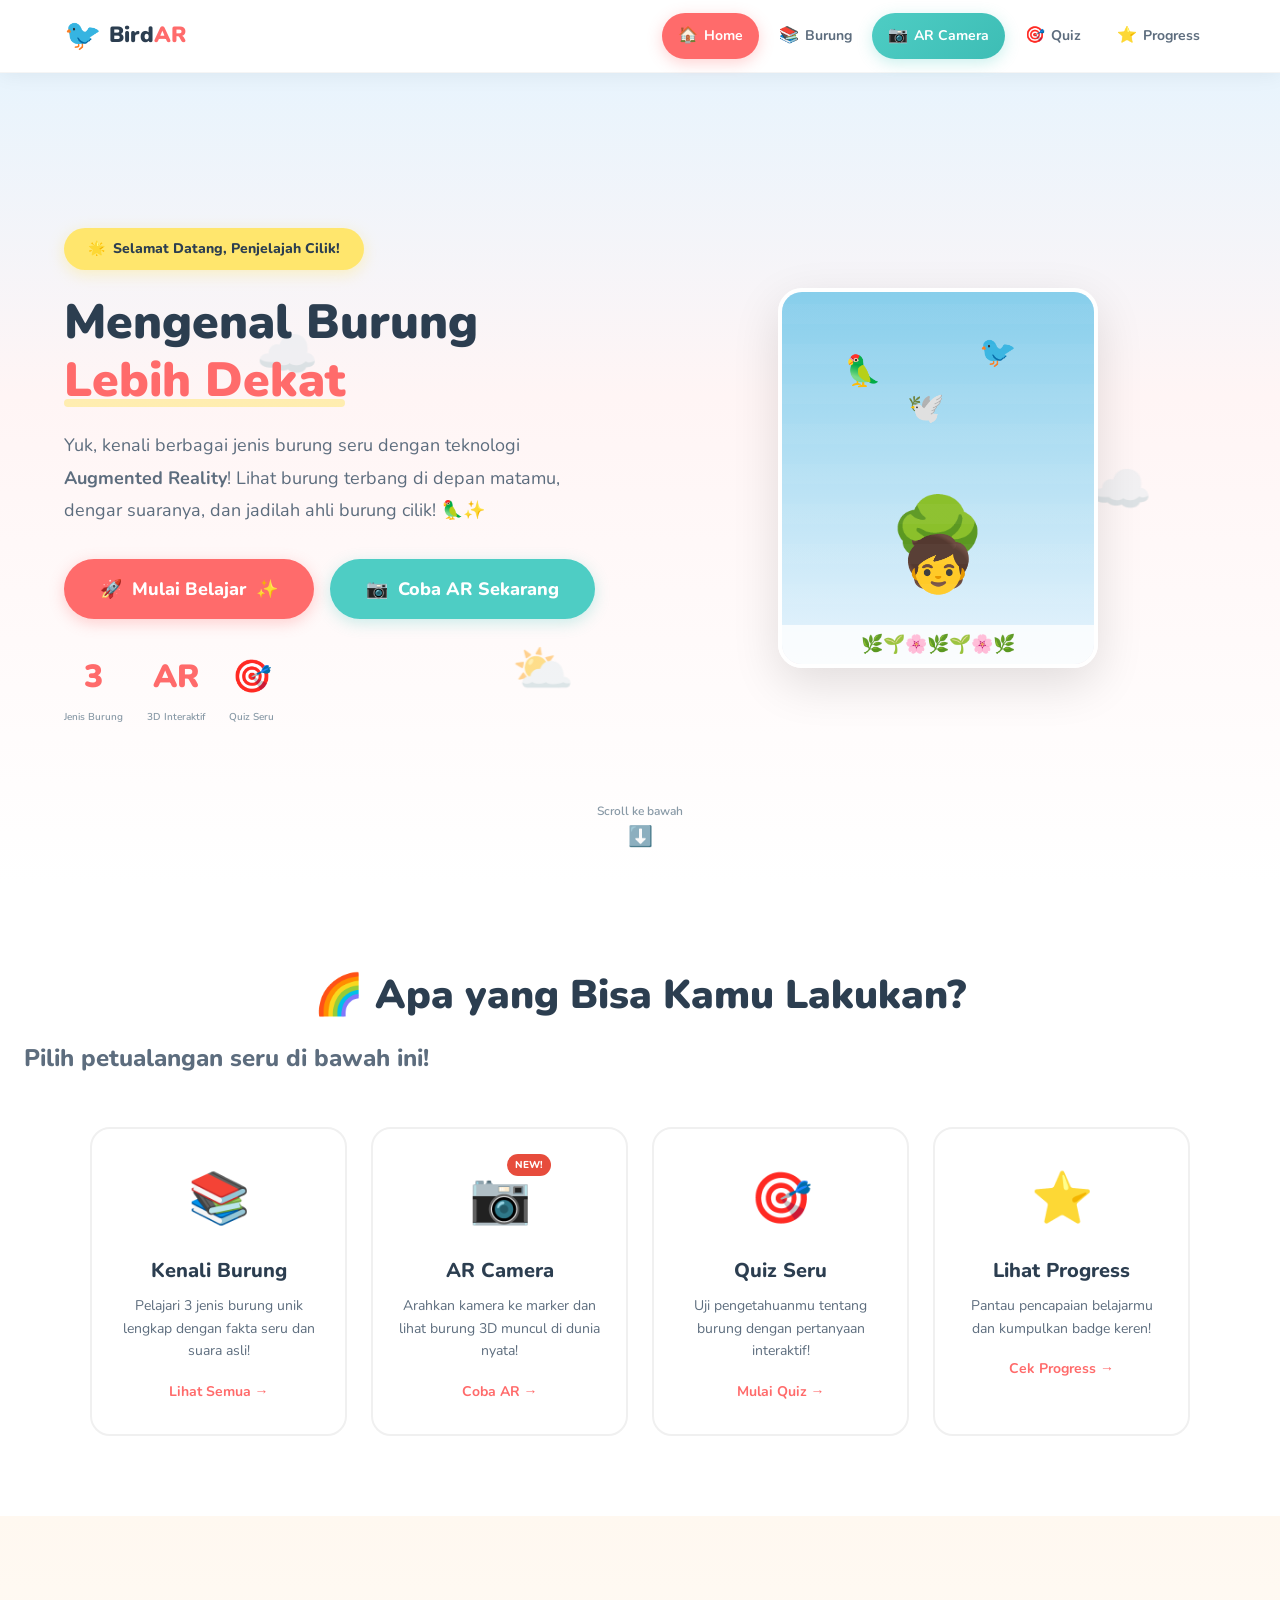
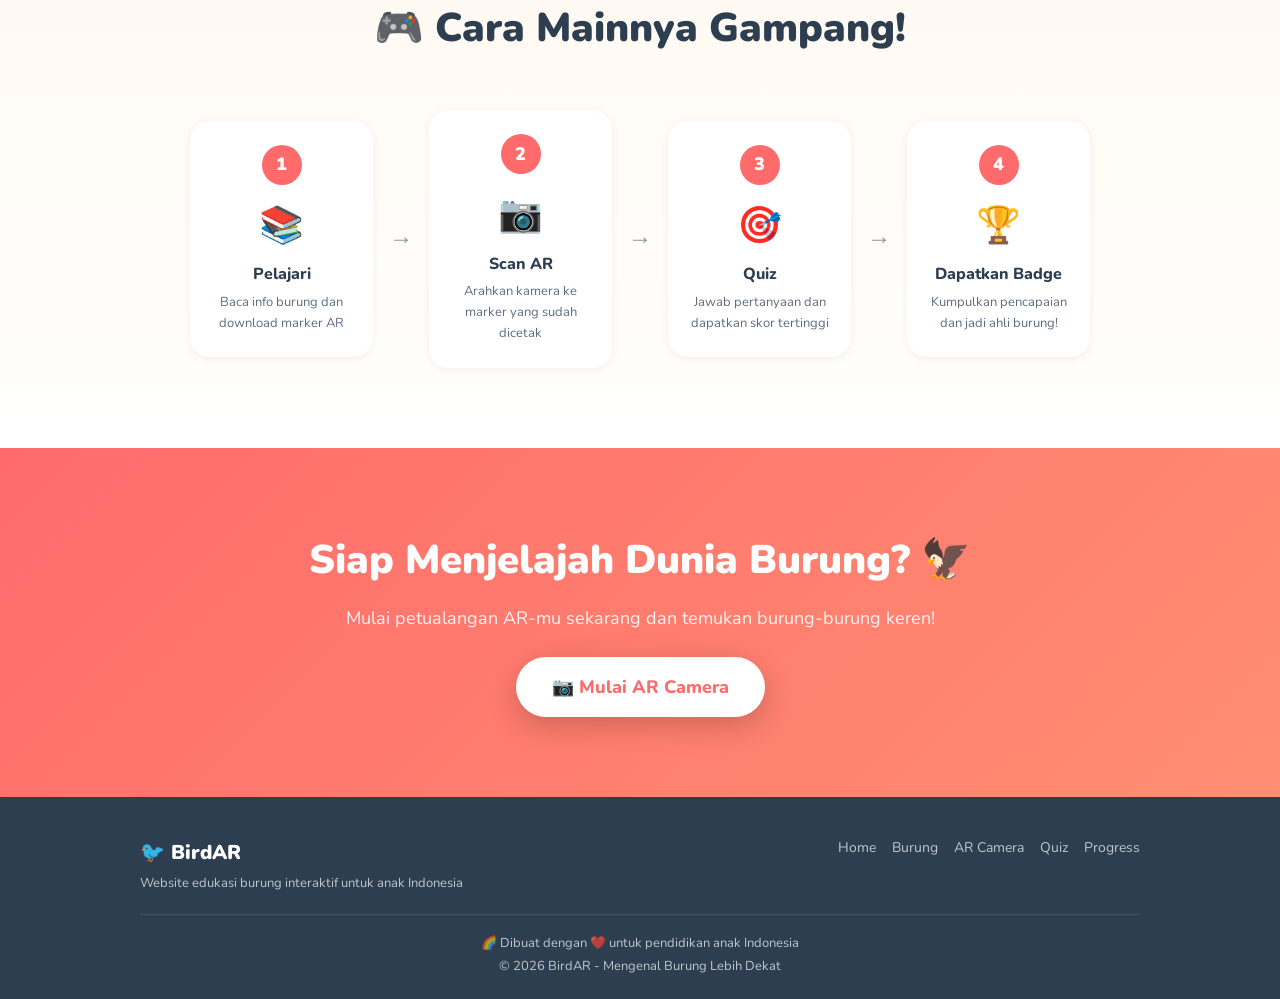
<file: index.html>
<!DOCTYPE html>
<html lang="id">
<head>
    <meta charset="UTF-8">
    <meta name="viewport" content="width=device-width, initial-scale=1.0">
    <title>Mengenal Burung Lebih Dekat 🐦 | AR Edukasi</title>
    <link rel="stylesheet" href="assets/css/style.css">
    <link rel="preconnect" href="https://fonts.googleapis.com">
    <link rel="preconnect" href="https://fonts.gstatic.com" crossorigin>
    <link href="https://fonts.googleapis.com/css2?family=Nunito:wght@400;600;700;800;900&display=swap" rel="stylesheet">
    <link rel="icon" href="data:image/svg+xml,<svg xmlns='http://www.w3.org/2000/svg' viewBox='0 0 100 100'><text y='.9em' font-size='90'>🐦</text></svg>">
</head>
<body class="home-page">
    <!-- Loading Screen -->
    <div class="loading-screen" id="loadingScreen">
        <div class="loading-content">
            <div class="bird-loader">
                <span class="bird-emoji">🐦</span>
                <div class="loading-bar">
                    <div class="loading-progress"></div>
                </div>
            </div>
            <p class="loading-text">Mempersiapkan petualangan...</p>
        </div>
    </div>

    <!-- Navbar -->
    <nav class="navbar" id="navbar">
        <div class="nav-container">
            <a href="index.html" class="nav-logo">
                <span class="logo-icon">🐦</span>
                <span class="logo-text">Bird<span class="logo-highlight">AR</span></span>
            </a>
            <ul class="nav-menu" id="navMenu">
                <li class="nav-item">
                    <a href="index.html" class="nav-link active">
                        <span class="nav-icon">🏠</span> Home
                    </a>
                </li>
                <li class="nav-item">
                    <a href="birds.html" class="nav-link">
                        <span class="nav-icon">📚</span> Burung
                    </a>
                </li>
                <li class="nav-item">
                    <a href="ar-camera.html" class="nav-link nav-link-special">
                        <span class="nav-icon">📷</span> AR Camera
                    </a>
                </li>
                <li class="nav-item">
                    <a href="quiz.html" class="nav-link">
                        <span class="nav-icon">🎯</span> Quiz
                    </a>
                </li>
                <li class="nav-item">
                    <a href="progress.html" class="nav-link">
                        <span class="nav-icon">⭐</span> Progress
                    </a>
                </li>
            </ul>
            <button class="hamburger" id="hamburgerBtn" aria-label="Menu">
                <span class="hamburger-line"></span>
                <span class="hamburger-line"></span>
                <span class="hamburger-line"></span>
            </button>
        </div>
    </nav>

    <!-- Main Hero Section -->
    <main class="hero-section">
        <div class="clouds-container">
            <div class="cloud cloud-1"><span>☁️</span></div>
            <div class="cloud cloud-2"><span>☁️</span></div>
            <div class="cloud cloud-3"><span>☁️</span></div>
            <div class="cloud cloud-4"><span>☁️</span></div>
            <div class="cloud cloud-5"><span>⛅</span></div>
        </div>

        <div class="hero-content">
            <div class="hero-left">
                <div class="welcome-badge">
                    <span class="badge-star">🌟</span> Selamat Datang, Penjelajah Cilik!
                </div>
                <h1 class="hero-title">
                    Mengenal Burung
                    <span class="title-highlight">Lebih Dekat</span>
                </h1>
                <p class="hero-description">
                    Yuk, kenali berbagai jenis burung seru dengan teknologi <strong>Augmented Reality</strong>! 
                    Lihat burung terbang di depan matamu, dengar suaranya, dan jadilah ahli burung cilik! 🦜✨
                </p>
                <div class="hero-buttons">
                    <a href="birds.html" class="btn btn-primary btn-large">
                        <span>🚀</span> Mulai Belajar
                        <span class="btn-sparkle">✨</span>
                    </a>
                    <a href="ar-camera.html" class="btn btn-accent btn-large">
                        <span>📷</span> Coba AR Sekarang
                    </a>
                </div>
                <div class="hero-stats">
                    <div class="hero-stat">
                        <span class="stat-number">3</span>
                        <span class="stat-label">Jenis Burung</span>
                    </div>
                    <div class="hero-stat">
                        <span class="stat-number">AR</span>
                        <span class="stat-label">3D Interaktif</span>
                    </div>
                    <div class="hero-stat">
                        <span class="stat-number">🎯</span>
                        <span class="stat-label">Quiz Seru</span>
                    </div>
                </div>
            </div>
            <div class="hero-right">
                <div class="hero-illustration">
                    <div class="illustration-scene">
                        <div class="scene-sky"></div>
                        <div class="scene-tree">🌳</div>
                        <div class="scene-birds">
                            <span class="scene-bird bird-pos-1">🦜</span>
                            <span class="scene-bird bird-pos-2">🐦</span>
                            <span class="scene-bird bird-pos-3">🕊️</span>
                        </div>
                        <div class="scene-kid">🧒</div>
                        <div class="scene-ground">
                            <span>🌿🌱🌸🌿🌱🌸🌿</span>
                        </div>
                        <div class="scene-ar-effect">
                            <div class="ar-scan-line"></div>
                        </div>
                    </div>
                </div>
            </div>
        </div>

        <div class="scroll-indicator">
            <span class="scroll-text">Scroll ke bawah</span>
            <span class="scroll-arrow">⬇️</span>
        </div>
    </main>

    <!-- Features Section -->
    <section class="features-section" id="features">
        <div class="section-header">
            <h2 class="section-title">🌈 Apa yang Bisa Kamu Lakukan?</h2>
            <p class="section-subtitle">Pilih petualangan seru di bawah ini!</p>
        </div>
        
        <div class="features-grid">
            <a href="birds.html" class="feature-card card-learn">
                <div class="card-icon-wrapper">
                    <span class="card-icon">📚</span>
                </div>
                <h3 class="card-title">Kenali Burung</h3>
                <p class="card-desc">Pelajari 3 jenis burung unik lengkap dengan fakta seru dan suara asli!</p>
                <span class="card-action">Lihat Semua →</span>
            </a>

            <a href="ar-camera.html" class="feature-card card-ar">
                <div class="card-icon-wrapper">
                    <span class="card-icon">📷</span>
                    <div class="card-badge">NEW!</div>
                </div>
                <h3 class="card-title">AR Camera</h3>
                <p class="card-desc">Arahkan kamera ke marker dan lihat burung 3D muncul di dunia nyata!</p>
                <span class="card-action">Coba AR →</span>
            </a>

            <a href="quiz.html" class="feature-card card-quiz">
                <div class="card-icon-wrapper">
                    <span class="card-icon">🎯</span>
                </div>
                <h3 class="card-title">Quiz Seru</h3>
                <p class="card-desc">Uji pengetahuanmu tentang burung dengan pertanyaan interaktif!</p>
                <span class="card-action">Mulai Quiz →</span>
            </a>

            <a href="progress.html" class="feature-card card-progress">
                <div class="card-icon-wrapper">
                    <span class="card-icon">⭐</span>
                </div>
                <h3 class="card-title">Lihat Progress</h3>
                <p class="card-desc">Pantau pencapaian belajarmu dan kumpulkan badge keren!</p>
                <span class="card-action">Cek Progress →</span>
            </a>
        </div>
    </section>

    <!-- How It Works Section -->
    <section class="how-it-works">
        <div class="section-header">
            <h2 class="section-title">🎮 Cara Mainnya Gampang!</h2>
        </div>
        <div class="steps-container">
            <div class="step">
                <div class="step-number">1</div>
                <div class="step-icon">📚</div>
                <h4>Pelajari</h4>
                <p>Baca info burung dan download marker AR</p>
            </div>
            <div class="step-connector">→</div>
            <div class="step">
                <div class="step-number">2</div>
                <div class="step-icon">📷</div>
                <h4>Scan AR</h4>
                <p>Arahkan kamera ke marker yang sudah dicetak</p>
            </div>
            <div class="step-connector">→</div>
            <div class="step">
                <div class="step-number">3</div>
                <div class="step-icon">🎯</div>
                <h4>Quiz</h4>
                <p>Jawab pertanyaan dan dapatkan skor tertinggi</p>
            </div>
            <div class="step-connector">→</div>
            <div class="step">
                <div class="step-number">4</div>
                <div class="step-icon">🏆</div>
                <h4>Dapatkan Badge</h4>
                <p>Kumpulkan pencapaian dan jadi ahli burung!</p>
            </div>
        </div>
    </section>

    <!-- CTA Section -->
    <section class="cta-section">
        <div class="cta-content">
            <h2>Siap Menjelajah Dunia Burung? 🦅</h2>
            <p>Mulai petualangan AR-mu sekarang dan temukan burung-burung keren!</p>
            <a href="ar-camera.html" class="btn btn-primary btn-large">
                📷 Mulai AR Camera
            </a>
        </div>
    </section>

    <!-- Footer -->
    <footer class="footer">
        <div class="footer-content">
            <div class="footer-top">
                <div class="footer-brand">
                    <span class="footer-logo">🐦 BirdAR</span>
                    <p>Website edukasi burung interaktif untuk anak Indonesia</p>
                </div>
                <div class="footer-links">
                    <a href="index.html">Home</a>
                    <a href="birds.html">Burung</a>
                    <a href="ar-camera.html">AR Camera</a>
                    <a href="quiz.html">Quiz</a>
                    <a href="progress.html">Progress</a>
                </div>
            </div>
            <div class="footer-bottom">
                <p>🌈 Dibuat dengan ❤️ untuk pendidikan anak Indonesia</p>
                <p class="footer-copy">© 2026 BirdAR - Mengenal Burung Lebih Dekat</p>
            </div>
        </div>
    </footer>

    <!-- Back to Top Button -->
    <button class="back-to-top" id="backToTop" aria-label="Kembali ke atas">
        <span>⬆️</span>
    </button>

    <script src="assets/js/main.js"></script>
</body>
</html>
</file>
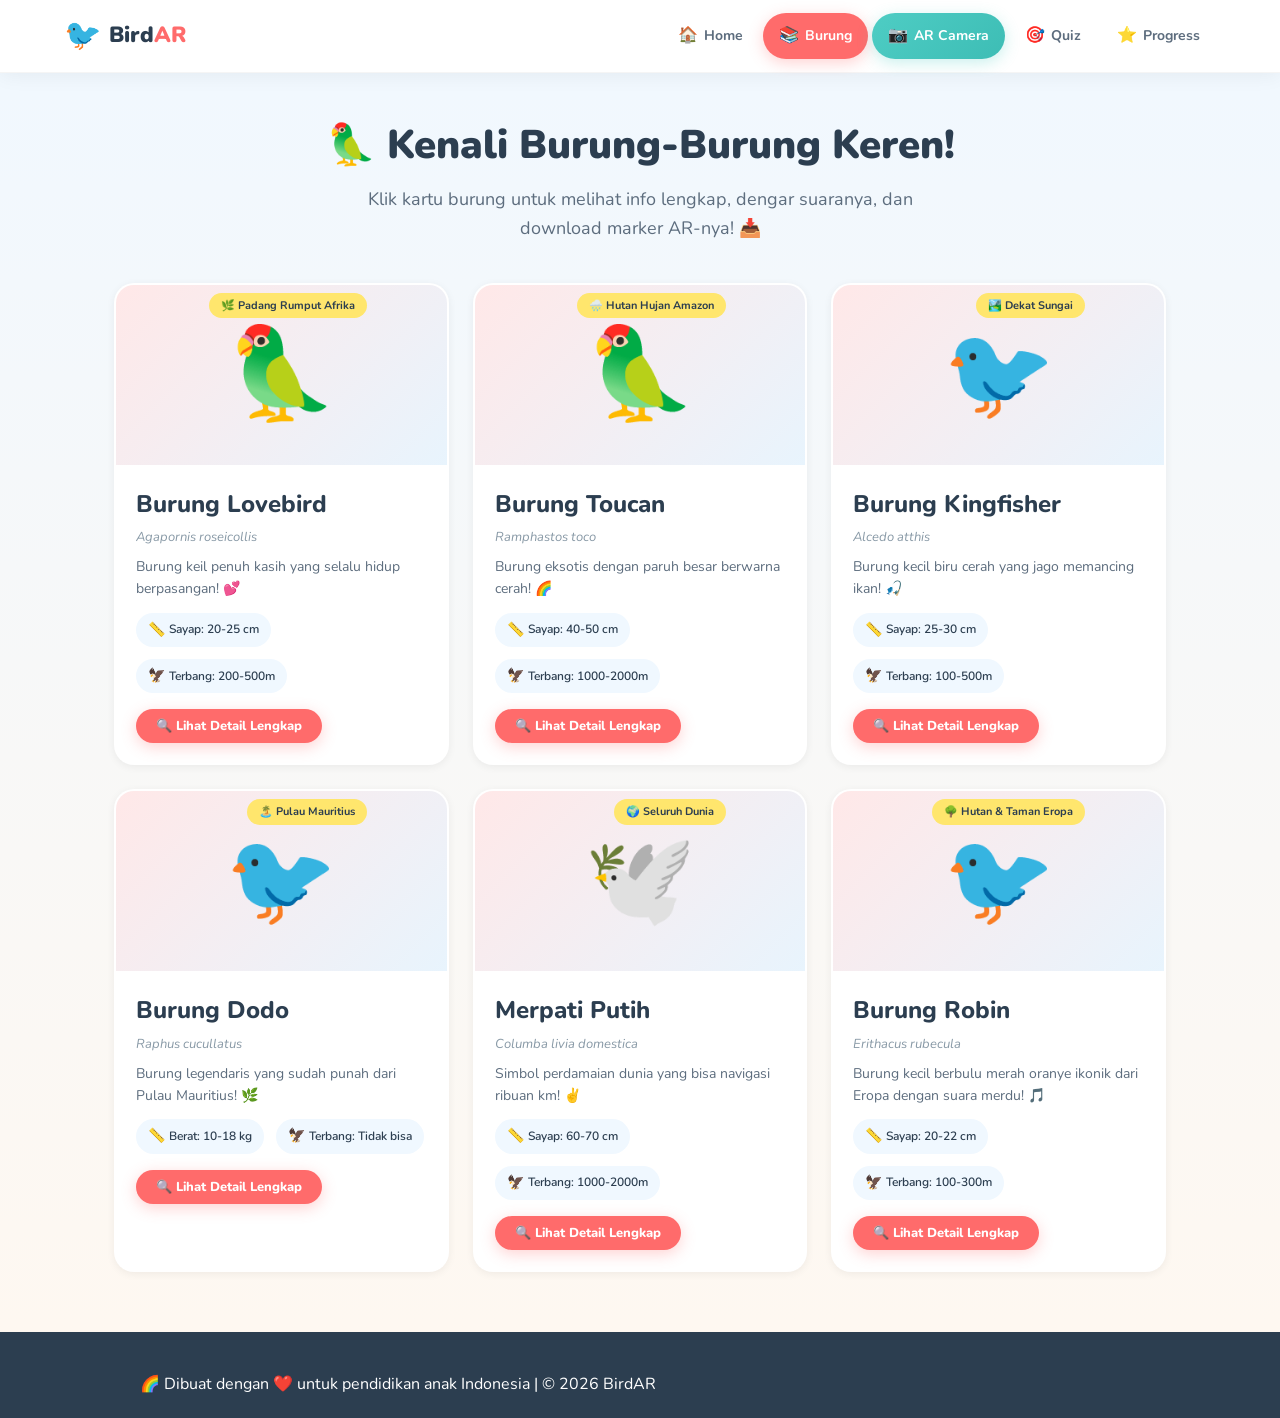
<file: birds.html>
<!DOCTYPE html>
<html lang="id">
<head>
    <meta charset="UTF-8">
    <meta name="viewport" content="width=device-width, initial-scale=1.0">
    <title>Informasi Burung 📚 | BirdAR</title>
    <link rel="stylesheet" href="assets/css/style.css">
    <link rel="preconnect" href="https://fonts.googleapis.com">
    <link rel="preconnect" href="https://fonts.gstatic.com" crossorigin>
    <link href="https://fonts.googleapis.com/css2?family=Nunito:wght@400;600;700;800;900&display=swap" rel="stylesheet">
</head>
<body class="birds-page">
    <!-- Loading Screen -->
    <div class="loading-screen" id="loadingScreen">
        <div class="loading-content">
            <span class="bird-emoji">🦜</span>
            <p class="loading-text">Menyiapkan burung-burung...</p>
            <div class="loading-bar">
                <div class="loading-progress"></div>
            </div>
        </div>
    </div>

    <!-- Navbar -->
    <nav class="navbar" id="navbar">
        <div class="nav-container">
            <a href="index.html" class="nav-logo">
                <span class="logo-icon">🐦</span>
                <span class="logo-text">Bird<span class="logo-highlight">AR</span></span>
            </a>
            <ul class="nav-menu" id="navMenu">
                <li class="nav-item">
                    <a href="index.html" class="nav-link"><span class="nav-icon">🏠</span> Home</a>
                </li>
                <li class="nav-item">
                    <a href="birds.html" class="nav-link active"><span class="nav-icon">📚</span> Burung</a>
                </li>
                <li class="nav-item">
                    <a href="ar-camera.html" class="nav-link nav-link-special"><span class="nav-icon">📷</span> AR Camera</a>
                </li>
                <li class="nav-item">
                    <a href="quiz.html" class="nav-link"><span class="nav-icon">🎯</span> Quiz</a>
                </li>
                <li class="nav-item">
                    <a href="progress.html" class="nav-link"><span class="nav-icon">⭐</span> Progress</a>
                </li>
            </ul>
            <button class="hamburger" id="hamburgerBtn" aria-label="Menu">
                <span class="hamburger-line"></span>
                <span class="hamburger-line"></span>
                <span class="hamburger-line"></span>
            </button>
        </div>
    </nav>

    <!-- Main Content -->
    <main class="birds-main">
        <div class="page-header birds-header">
            <h1>🦜 Kenali Burung-Burung Keren!</h1>
            <p>Klik kartu burung untuk melihat info lengkap, dengar suaranya, dan download marker AR-nya! 📥</p>
        </div>

        <!-- Bird Cards Grid -->
        <div class="birds-grid" id="birdsGrid">

            <!-- Card 1: Lovebird -->
            <article class="bird-card" data-bird-id="1">
                <div class="bird-card-header">
                    <div class="bird-avatar-container">
                        <span class="bird-avatar">🦜</span>
                        <div class="bird-habitat-badge">🌿 Padang Rumput Afrika</div>
                    </div>
                </div>
                <div class="bird-card-body">
                    <h3 class="bird-name">Burung Lovebird</h3>
                    <p class="bird-latin"><em>Agapornis roseicollis</em></p>
                    <p class="bird-short-desc">Burung keil penuh kasih yang selalu hidup berpasangan! 💕</p>
                    <div class="bird-quick-info">
                        <span class="quick-info-item"><span class="qi-icon">📏</span> Sayap: 20-25 cm</span>
                        <span class="quick-info-item"><span class="qi-icon">🦅</span> Terbang: 200-500m</span>
                    </div>
                    <button class="btn btn-primary btn-small btn-detail" data-bird="lovebird">
                        🔍 Lihat Detail Lengkap
                    </button>
                </div>
            </article>

            <!-- Card 2: Toucan -->
            <article class="bird-card" data-bird-id="2">
                <div class="bird-card-header">
                    <div class="bird-avatar-container">
                        <span class="bird-avatar">🦜</span>
                        <div class="bird-habitat-badge">🌧️ Hutan Hujan Amazon</div>
                    </div>
                </div>
                <div class="bird-card-body">
                    <h3 class="bird-name">Burung Toucan</h3>
                    <p class="bird-latin"><em>Ramphastos toco</em></p>
                    <p class="bird-short-desc">Burung eksotis dengan paruh besar berwarna cerah! 🌈</p>
                    <div class="bird-quick-info">
                        <span class="quick-info-item"><span class="qi-icon">📏</span> Sayap: 40-50 cm</span>
                        <span class="quick-info-item"><span class="qi-icon">🦅</span> Terbang: 1000-2000m</span>
                    </div>
                    <button class="btn btn-primary btn-small btn-detail" data-bird="toucan">
                        🔍 Lihat Detail Lengkap
                    </button>
                </div>
            </article>

            <!-- Card 3: Kingfisher -->
            <article class="bird-card" data-bird-id="3">
                <div class="bird-card-header">
                    <div class="bird-avatar-container">
                        <span class="bird-avatar">🐦</span>
                        <div class="bird-habitat-badge">🏞️ Dekat Sungai</div>
                    </div>
                </div>
                <div class="bird-card-body">
                    <h3 class="bird-name">Burung Kingfisher</h3>
                    <p class="bird-latin"><em>Alcedo atthis</em></p>
                    <p class="bird-short-desc">Burung kecil biru cerah yang jago memancing ikan! 🎣</p>
                    <div class="bird-quick-info">
                        <span class="quick-info-item"><span class="qi-icon">📏</span> Sayap: 25-30 cm</span>
                        <span class="quick-info-item"><span class="qi-icon">🦅</span> Terbang: 100-500m</span>
                    </div>
                    <button class="btn btn-primary btn-small btn-detail" data-bird="kingfisher">
                        🔍 Lihat Detail Lengkap
                    </button>
                </div>
            </article>

            <!-- Card 4: Dodo (BARU) -->
            <article class="bird-card" data-bird-id="4">
                <div class="bird-card-header">
                    <div class="bird-avatar-container">
                        <span class="bird-avatar">🐦</span>
                        <div class="bird-habitat-badge">🏝️ Pulau Mauritius</div>
                    </div>
                </div>
                <div class="bird-card-body">
                    <h3 class="bird-name">Burung Dodo</h3>
                    <p class="bird-latin"><em>Raphus cucullatus</em></p>
                    <p class="bird-short-desc">Burung legendaris yang sudah punah dari Pulau Mauritius! 🌿</p>
                    <div class="bird-quick-info">
                        <span class="quick-info-item"><span class="qi-icon">📏</span> Berat: 10-18 kg</span>
                        <span class="quick-info-item"><span class="qi-icon">🦅</span> Terbang: Tidak bisa</span>
                    </div>
                    <button class="btn btn-primary btn-small btn-detail" data-bird="dodo">
                        🔍 Lihat Detail Lengkap
                    </button>
                </div>
            </article>

            <!-- Card 5: Merpati Putih (BARU) -->
            <article class="bird-card" data-bird-id="5">
                <div class="bird-card-header">
                    <div class="bird-avatar-container">
                        <span class="bird-avatar">🕊️</span>
                        <div class="bird-habitat-badge">🌍 Seluruh Dunia</div>
                    </div>
                </div>
                <div class="bird-card-body">
                    <h3 class="bird-name">Merpati Putih</h3>
                    <p class="bird-latin"><em>Columba livia domestica</em></p>
                    <p class="bird-short-desc">Simbol perdamaian dunia yang bisa navigasi ribuan km! ✌️</p>
                    <div class="bird-quick-info">
                        <span class="quick-info-item"><span class="qi-icon">📏</span> Sayap: 60-70 cm</span>
                        <span class="quick-info-item"><span class="qi-icon">🦅</span> Terbang: 1000-2000m</span>
                    </div>
                    <button class="btn btn-primary btn-small btn-detail" data-bird="merpati">
                        🔍 Lihat Detail Lengkap
                    </button>
                </div>
            </article>

            <!-- Card 6: Robin (BARU) -->
            <article class="bird-card" data-bird-id="6">
                <div class="bird-card-header">
                    <div class="bird-avatar-container">
                        <span class="bird-avatar">🐦</span>
                        <div class="bird-habitat-badge">🌳 Hutan & Taman Eropa</div>
                    </div>
                </div>
                <div class="bird-card-body">
                    <h3 class="bird-name">Burung Robin</h3>
                    <p class="bird-latin"><em>Erithacus rubecula</em></p>
                    <p class="bird-short-desc">Burung kecil berbulu merah oranye ikonik dari Eropa dengan suara merdu! 🎵</p>
                    <div class="bird-quick-info">
                        <span class="quick-info-item"><span class="qi-icon">📏</span> Sayap: 20-22 cm</span>
                        <span class="quick-info-item"><span class="qi-icon">🦅</span> Terbang: 100-300m</span>
                    </div>
                    <button class="btn btn-primary btn-small btn-detail" data-bird="robin">
                        🔍 Lihat Detail Lengkap
                    </button>
                </div>
            </article>

        </div>
    </main>

    <!-- Modal Detail Burung -->
    <div class="modal-overlay" id="birdModal">
        <div class="modal-container">
            <button class="modal-close-btn" id="closeModal" aria-label="Tutup">✕</button>
            <div class="modal-header">
                <div class="modal-bird-display" id="modalBirdDisplay">
                    <span class="modal-bird-emoji" id="modalBirdEmoji">🦜</span>
                </div>
            </div>
            <div class="modal-body">
                <h2 class="modal-bird-name" id="modalBirdName">Burung Lovebird</h2>
                <p class="modal-bird-latin" id="modalBirdLatin"><em>Agapornis roseicollis</em></p>
                <div class="modal-stats-grid">
                    <div class="modal-stat">
                        <span class="stat-icon-large">📏</span>
                        <div class="stat-info">
                            <span class="stat-label">Ukuran Sayap</span>
                            <span class="stat-value" id="modalWingSpan">20-25 cm</span>
                        </div>
                    </div>
                    <div class="modal-stat">
                        <span class="stat-icon-large">🦅</span>
                        <div class="stat-info">
                            <span class="stat-label">Ketinggian Terbang</span>
                            <span class="stat-value" id="modalFlightHeight">200-500 m</span>
                        </div>
                    </div>
                    <div class="modal-stat">
                        <span class="stat-icon-large">🌍</span>
                        <div class="stat-info">
                            <span class="stat-label">Habitat</span>
                            <span class="stat-value" id="modalHabitat">Padang Rumput Afrika</span>
                        </div>
                    </div>
                </div>
                <div class="modal-description">
                    <h4>📖 Deskripsi</h4>
                    <p id="modalDescription">Lovebird adalah burung kecil yang berasal dari Afrika dan terkenal karena ikatan kuat antar pasangannya.</p>
                </div>
                <div class="modal-funfact">
                    <div class="funfact-header">
                        <span class="funfact-icon">💡</span>
                        <h4>Fakta Unik!</h4>
                    </div>
                    <p id="modalFunFact">Lovebird selalu duduk berdekatan dan saling merawat bulu satu sama lain!</p>
                </div>
                <div class="modal-audio-section">
                    <h4>🔊 Suara Burung</h4>
                    <button class="btn btn-outline btn-sound" id="playSoundBtn">
                        <span class="sound-icon">🔊</span> Dengar Suara Asli
                    </button>
                    <audio id="birdAudio" preload="none"></audio>
                </div>
            </div>
            <div class="modal-footer">
                <button class="btn btn-primary" id="downloadMarkerBtn">
                    📥 Download Marker AR
                </button>
                <a href="ar-camera.html" class="btn btn-accent">
                    📷 Buka AR Camera
                </a>
            </div>
        </div>
    </div>

    <!-- Toast Notification -->
    <div class="toast" id="toast"></div>

    <!-- Footer -->
    <footer class="footer">
        <div class="footer-content">
            <p>🌈 Dibuat dengan ❤️ untuk pendidikan anak Indonesia | © 2026 BirdAR</p>
        </div>
    </footer>

    <script src="assets/js/bird-data.js"></script>
    <script src="assets/js/main.js"></script>
</body>
</html>
</file>
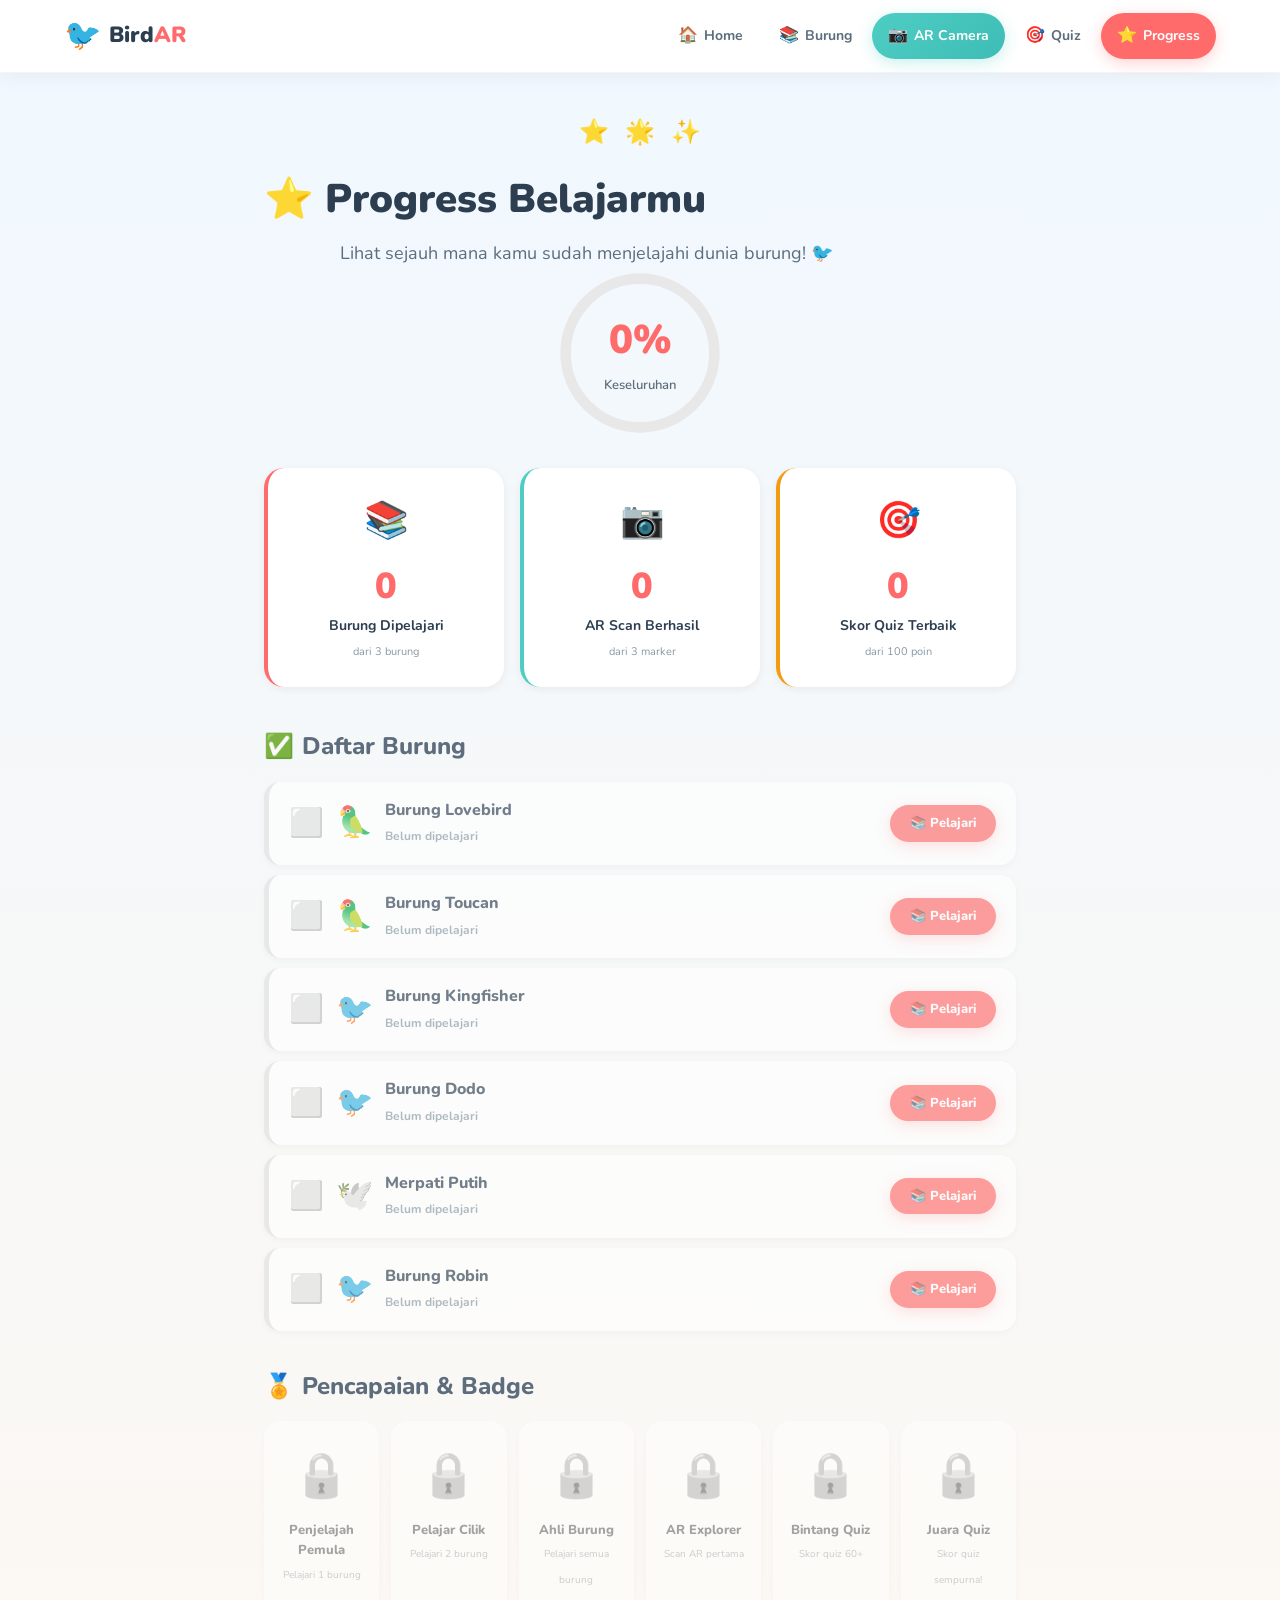
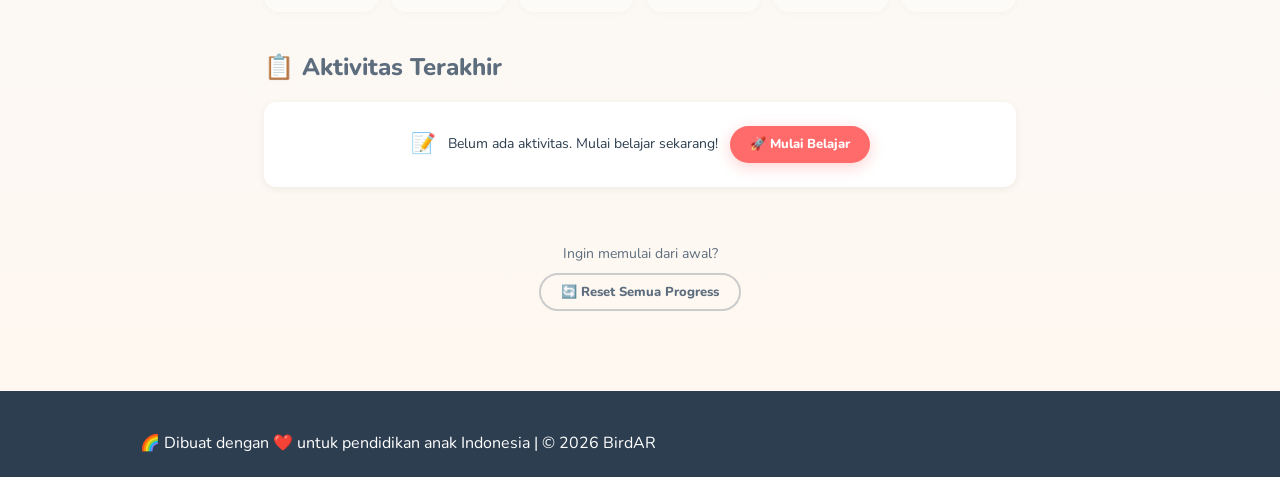
<file: progress.html>
<!DOCTYPE html>
<html lang="id">
<head>
    <meta charset="UTF-8">
    <meta name="viewport" content="width=device-width, initial-scale=1.0">
    <title>Progress Belajar ⭐ | BirdAR</title>
    <link rel="stylesheet" href="assets/css/style.css">
    <link rel="preconnect" href="https://fonts.googleapis.com">
    <link rel="preconnect" href="https://fonts.gstatic.com" crossorigin>
    <link href="https://fonts.googleapis.com/css2?family=Nunito:wght@400;600;700;800;900&display=swap" rel="stylesheet">
</head>
<body class="progress-page">
    <!-- Loading Screen -->
    <div class="loading-screen" id="loadingScreen">
        <div class="loading-content">
            <span class="bird-emoji">⭐</span>
            <p class="loading-text">Memuat pencapaianmu...</p>
            <div class="loading-bar">
                <div class="loading-progress"></div>
            </div>
        </div>
    </div>

    <!-- Navbar -->
    <nav class="navbar" id="navbar">
        <div class="nav-container">
            <a href="index.html" class="nav-logo">
                <span class="logo-icon">🐦</span>
                <span class="logo-text">Bird<span class="logo-highlight">AR</span></span>
            </a>
            <ul class="nav-menu" id="navMenu">
                <li class="nav-item">
                    <a href="index.html" class="nav-link">
                        <span class="nav-icon">🏠</span> Home
                    </a>
                </li>
                <li class="nav-item">
                    <a href="birds.html" class="nav-link">
                        <span class="nav-icon">📚</span> Burung
                    </a>
                </li>
                <li class="nav-item">
                    <a href="ar-camera.html" class="nav-link nav-link-special">
                        <span class="nav-icon">📷</span> AR Camera
                    </a>
                </li>
                <li class="nav-item">
                    <a href="quiz.html" class="nav-link">
                        <span class="nav-icon">🎯</span> Quiz
                    </a>
                </li>
                <li class="nav-item">
                    <a href="progress.html" class="nav-link active">
                        <span class="nav-icon">⭐</span> Progress
                    </a>
                </li>
            </ul>
            <button class="hamburger" id="hamburgerBtn" aria-label="Menu">
                <span class="hamburger-line"></span>
                <span class="hamburger-line"></span>
                <span class="hamburger-line"></span>
            </button>
        </div>
    </nav>

    <!-- Main Content -->
    <main class="progress-main">
        <div class="page-header progress-header">
            <div class="header-decoration">
                <span class="deco-star">⭐</span>
                <span class="deco-star">🌟</span>
                <span class="deco-star">✨</span>
            </div>
            <h1>⭐ Progress Belajarmu</h1>
            <p>Lihat sejauh mana kamu sudah menjelajahi dunia burung! 🐦</p>
        </div>

        <!-- Overall Progress Circle -->
        <section class="progress-overview">
            <div class="progress-circle-wrapper">
                <div class="progress-circle-container">
                    <svg viewBox="0 0 160 160" class="progress-svg">
                        <defs>
                            <linearGradient id="progressGradient" x1="0%" y1="0%" x2="100%" y2="100%">
                                <stop offset="0%" style="stop-color:#FF6B6B;stop-opacity:1" />
                                <stop offset="50%" style="stop-color:#FFE66D;stop-opacity:1" />
                                <stop offset="100%" style="stop-color:#4ECDC4;stop-opacity:1" />
                            </linearGradient>
                        </defs>
                        <circle cx="80" cy="80" r="70" class="progress-circle-bg"></circle>
                        <circle cx="80" cy="80" r="70" class="progress-circle-fill" id="mainProgressCircle"
                            stroke="url(#progressGradient)"></circle>
                    </svg>
                    <div class="progress-circle-center">
                        <span class="progress-percentage" id="overallPercentage">0%</span>
                        <span class="progress-subtitle">Keseluruhan</span>
                    </div>
                </div>
            </div>
            
            <div class="stats-cards-grid">
                <div class="stat-card stat-learned">
                    <div class="stat-card-icon-wrapper">
                        <span>📚</span>
                    </div>
                    <span class="stat-card-value" id="learnedCount">0</span>
                    <span class="stat-card-label">Burung Dipelajari</span>
                    <span class="stat-card-sub">dari 3 burung</span>
                </div>
                <div class="stat-card stat-scanned">
                    <div class="stat-card-icon-wrapper">
                        <span>📷</span>
                    </div>
                    <span class="stat-card-value" id="scannedCount">0</span>
                    <span class="stat-card-label">AR Scan Berhasil</span>
                    <span class="stat-card-sub">dari 3 marker</span>
                </div>
                <div class="stat-card stat-quiz">
                    <div class="stat-card-icon-wrapper">
                        <span>🎯</span>
                    </div>
                    <span class="stat-card-value" id="quizHighScore">0</span>
                    <span class="stat-card-label">Skor Quiz Terbaik</span>
                    <span class="stat-card-sub">dari 100 poin</span>
                </div>
            </div>
        </section>

        <!-- Checklist Section -->
        <section class="checklist-section">
            <h2 class="section-subtitle">
                <span class="subtitle-icon">✅</span> Daftar Burung
            </h2>
            <div class="checklist-container" id="checklistContainer">
                <!-- Diisi oleh JavaScript -->
            </div>
        </section>

        <!-- Badges Section -->
        <section class="badges-section">
            <h2 class="section-subtitle">
                <span class="subtitle-icon">🏅</span> Pencapaian & Badge
            </h2>
            <div class="badges-grid" id="badgesGrid">
                <!-- Diisi oleh JavaScript -->
            </div>
        </section>

        <!-- Recent Activity -->
        <section class="activity-section">
            <h2 class="section-subtitle">
                <span class="subtitle-icon">📋</span> Aktivitas Terakhir
            </h2>
            <div class="activity-list" id="activityList">
                <div class="activity-item empty">
                    <span class="activity-icon">📝</span>
                    <p>Belum ada aktivitas. Mulai belajar sekarang!</p>
                    <a href="birds.html" class="btn btn-primary btn-small">🚀 Mulai Belajar</a>
                </div>
            </div>
        </section>

        <!-- Reset Section -->
        <section class="reset-section">
            <p class="reset-hint">Ingin memulai dari awal?</p>
            <button class="btn btn-outline btn-small btn-reset" id="resetProgressBtn">
                🔄 Reset Semua Progress
            </button>
        </section>
    </main>

    <!-- Toast Notification -->
    <div class="toast" id="toast"></div>

    <!-- Footer -->
    <footer class="footer">
        <div class="footer-content">
            <p>🌈 Dibuat dengan ❤️ untuk pendidikan anak Indonesia | © 2026 BirdAR</p>
        </div>
    </footer>

    <!-- PENTING: Tambahkan main.js untuk fungsi hamburger menu -->
    <script src="assets/js/main.js"></script>
    <script src="assets/js/bird-data.js"></script>
    <script src="assets/js/progress.js"></script>
</body>
</html>
</file>
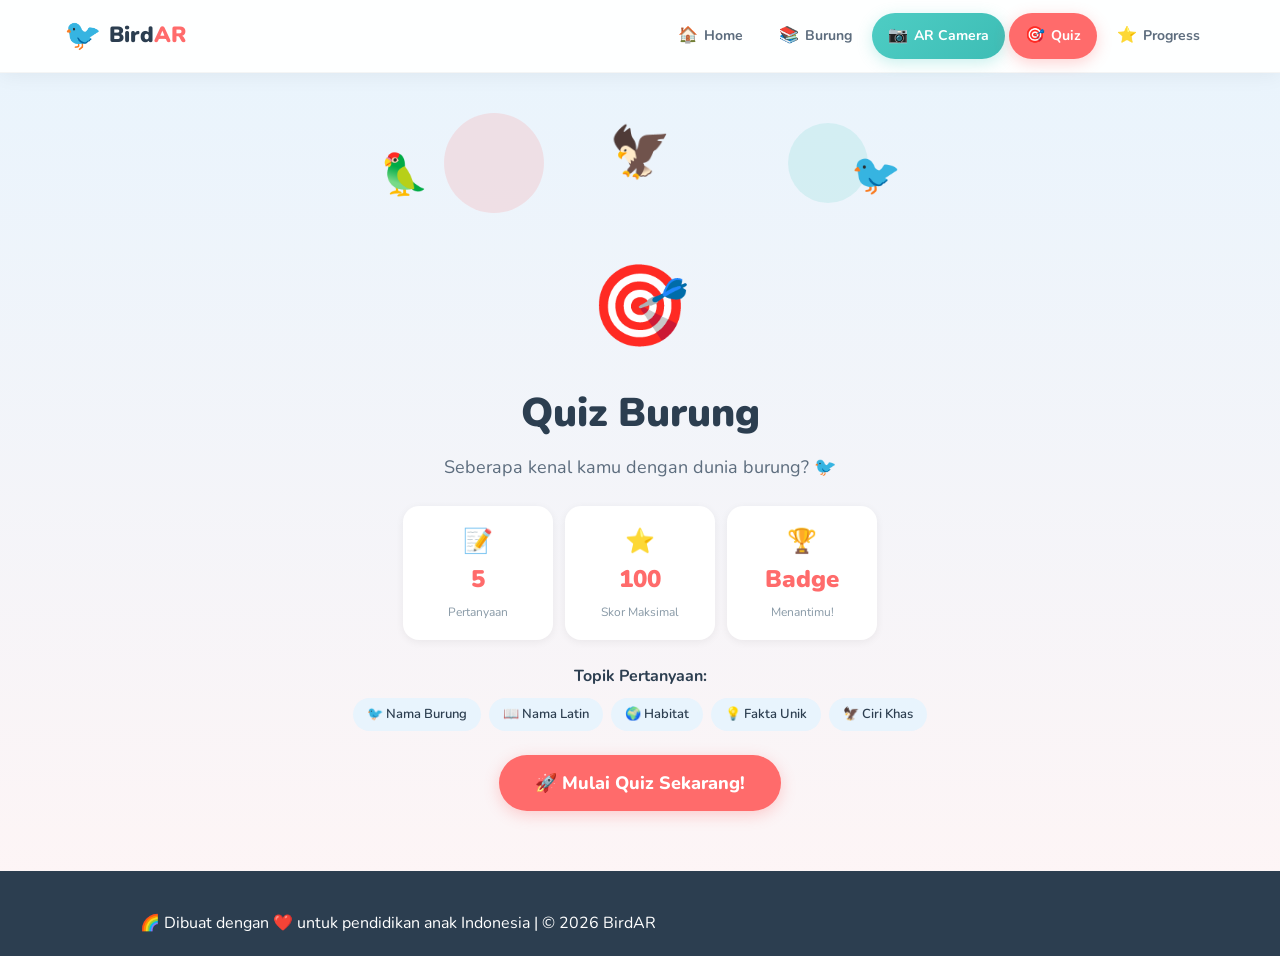
<file: quiz.html>
<!DOCTYPE html>
<html lang="id">
<head>
    <meta charset="UTF-8">
    <meta name="viewport" content="width=device-width, initial-scale=1.0">
    <title>Quiz Burung 🎯 | BirdAR</title>
    <link rel="stylesheet" href="assets/css/style.css">
    <link rel="preconnect" href="https://fonts.googleapis.com">
    <link rel="preconnect" href="https://fonts.gstatic.com" crossorigin>
    <link href="https://fonts.googleapis.com/css2?family=Nunito:wght@400;600;700;800;900&display=swap" rel="stylesheet">
</head>
<body class="quiz-page">
    <!-- Loading Screen -->
    <div class="loading-screen" id="loadingScreen">
        <div class="loading-content">
            <span class="bird-emoji">🤔</span>
            <p class="loading-text">Menyiapkan quiz seru...</p>
            <div class="loading-bar">
                <div class="loading-progress"></div>
            </div>
        </div>
    </div>

    <!-- Confetti Container -->
    <div class="confetti-container" id="confettiContainer"></div>

    <!-- Navbar -->
    <nav class="navbar" id="navbar">
        <div class="nav-container">
            <a href="index.html" class="nav-logo">
                <span class="logo-icon">🐦</span>
                <span class="logo-text">Bird<span class="logo-highlight">AR</span></span>
            </a>
            <ul class="nav-menu" id="navMenu">
                <li class="nav-item">
                    <a href="index.html" class="nav-link">
                        <span class="nav-icon">🏠</span> Home
                    </a>
                </li>
                <li class="nav-item">
                    <a href="birds.html" class="nav-link">
                        <span class="nav-icon">📚</span> Burung
                    </a>
                </li>
                <li class="nav-item">
                    <a href="ar-camera.html" class="nav-link nav-link-special">
                        <span class="nav-icon">📷</span> AR Camera
                    </a>
                </li>
                <li class="nav-item">
                    <a href="quiz.html" class="nav-link active">
                        <span class="nav-icon">🎯</span> Quiz
                    </a>
                </li>
                <li class="nav-item">
                    <a href="progress.html" class="nav-link">
                        <span class="nav-icon">⭐</span> Progress
                    </a>
                </li>
            </ul>
            <button class="hamburger" id="hamburgerBtn" aria-label="Menu">
                <span class="hamburger-line"></span>
                <span class="hamburger-line"></span>
                <span class="hamburger-line"></span>
            </button>
        </div>
    </nav>

    <!-- Quiz Main Content -->
    <main class="quiz-main">
        <!-- START SCREEN -->
        <div class="quiz-screen quiz-screen-start active" id="quizStartScreen">
            <div class="quiz-decoration">
                <div class="deco-circle deco-1"></div>
                <div class="deco-circle deco-2"></div>
                <span class="deco-bird deco-b1">🦜</span>
                <span class="deco-bird deco-b2">🦅</span>
                <span class="deco-bird deco-b3">🐦</span>
            </div>
            <div class="quiz-start-content">
                <span class="quiz-emoji-large">🎯</span>
                <h1>Quiz Burung</h1>
                <p class="quiz-subtitle">Seberapa kenal kamu dengan dunia burung? 🐦</p>
                <div class="quiz-info-cards">
                    <div class="info-card">
                        <span class="info-card-icon">📝</span>
                        <span class="info-card-num">5</span>
                        <span class="info-card-label">Pertanyaan</span>
                    </div>
                    <div class="info-card">
                        <span class="info-card-icon">⭐</span>
                        <span class="info-card-num">100</span>
                        <span class="info-card-label">Skor Maksimal</span>
                    </div>
                    <div class="info-card">
                        <span class="info-card-icon">🏆</span>
                        <span class="info-card-num">Badge</span>
                        <span class="info-card-label">Menantimu!</span>
                    </div>
                </div>
                <div class="quiz-topics">
                    <h4>Topik Pertanyaan:</h4>
                    <div class="topic-tags">
                        <span class="topic-tag">🐦 Nama Burung</span>
                        <span class="topic-tag">📖 Nama Latin</span>
                        <span class="topic-tag">🌍 Habitat</span>
                        <span class="topic-tag">💡 Fakta Unik</span>
                        <span class="topic-tag">🦅 Ciri Khas</span>
                    </div>
                </div>
                <button class="btn btn-primary btn-large btn-start-quiz" id="startQuizBtn">
                    🚀 Mulai Quiz Sekarang!
                </button>
            </div>
        </div>

        <!-- ACTIVE QUIZ SCREEN -->
        <div class="quiz-screen quiz-screen-active" id="quizActiveScreen">
            <div class="quiz-progress-header">
                <div class="quiz-progress-bar-wrapper">
                    <div class="quiz-progress-bar">
                        <div class="quiz-progress-fill" id="quizProgressFill"></div>
                    </div>
                    <div class="quiz-progress-info">
                        <span class="progress-question" id="questionCounter">Pertanyaan 1/5</span>
                        <span class="progress-score">Skor: <strong id="currentScore">0</strong></span>
                    </div>
                </div>
            </div>
            <div class="quiz-question-area">
                <div class="question-emoji-display" id="questionEmoji">🐦</div>
                <h2 class="question-text" id="questionText">Pertanyaan akan muncul di sini</h2>
                <div class="options-grid" id="optionsGrid">
                    <!-- Opsi akan diisi oleh JavaScript -->
                </div>
                <div class="feedback-area" id="feedbackArea"></div>
            </div>
            <div class="quiz-nav">
                <button class="btn btn-outline btn-small" id="skipBtn" disabled>
                    ⏭️ Lewati
                </button>
                <span class="quiz-timer" id="quizTimer">⏱️ -</span>
            </div>
        </div>

        <!-- RESULT SCREEN -->
        <div class="quiz-screen quiz-screen-result" id="quizResultScreen">
            <div class="result-container">
                <div class="result-emoji-display" id="resultEmojiDisplay">🎉</div>
                <h1 class="result-title" id="resultTitle">Quiz Selesai!</h1>
                <div class="result-score-circle-wrapper">
                    <div class="result-score-circle">
                        <svg viewBox="0 0 140 140" class="result-circle-svg">
                            <circle cx="70" cy="70" r="62" class="result-circle-bg"></circle>
                            <circle cx="70" cy="70" r="62" class="result-circle-fill" id="resultCircleFill"></circle>
                        </svg>
                        <div class="result-score-text">
                            <span class="result-score-number" id="finalScore">0</span>
                            <span class="result-score-unit">/100</span>
                        </div>
                    </div>
                </div>
                <p class="result-message" id="resultMessage">Bagus sekali!</p>
                <div class="result-details" id="resultDetails">
                    <div class="result-detail-item">
                        <span>✅ Benar</span>
                        <span id="correctCount">0</span>
                    </div>
                    <div class="result-detail-item">
                        <span>❌ Salah</span>
                        <span id="wrongCount">0</span>
                    </div>
                    <div class="result-detail-item">
                        <span>⏱️ Waktu</span>
                        <span id="totalTime">0 detik</span>
                    </div>
                </div>
                <div class="result-badge-display" id="resultBadgeDisplay"></div>
                <div class="result-actions">
                    <button class="btn btn-primary btn-large" id="retryQuizBtn">
                        🔄 Coba Lagi
                    </button>
                    <a href="birds.html" class="btn btn-outline">
                        📚 Belajar Lagi
                    </a>
                    <a href="progress.html" class="btn btn-outline">
                        ⭐ Lihat Progress
                    </a>
                </div>
            </div>
        </div>
    </main>

    <!-- Footer -->
    <footer class="footer">
        <div class="footer-content">
            <p>🌈 Dibuat dengan ❤️ untuk pendidikan anak Indonesia | © 2026 BirdAR</p>
        </div>
    </footer>

    <!-- PENTING: Tambahkan main.js untuk fungsi hamburger menu -->
    <script src="assets/js/main.js"></script>
    <script src="assets/js/bird-data.js"></script>
    <script src="assets/js/quiz.js"></script>
</body>
</html>
</file>
<file: assets/css/style.css>
/* ============================================
   CSS RESET & VARIABLES GLOBAL
   ============================================ */
:root {
    /* Warna Utama */
    --primary: #FF6B6B;
    --primary-light: #FF8E8E;
    --primary-dark: #E55A5A;
    --secondary: #4ECDC4;
    --secondary-light: #7EDDD6;
    --secondary-dark: #3DBDB5;
    --accent: #FFE66D;
    --accent2: #FF8E72;
    --accent3: #A78BFA;
    
    /* Background */
    --bg-sky: #E8F4FD;
    --bg-sky-light: #F0F8FF;
    --bg-cream: #FFF8F0;
    --bg-white: #FFFFFF;
    --bg-gray-light: #F9FAFB;
    
    /* Text */
    --text-dark: #2C3E50;
    --text-medium: #5D6D7E;
    --text-light: #8899A6;
    --text-white: #FFFFFF;
    
    /* Status */
    --success: #2ECC71;
    --success-light: #D4EFDF;
    --danger: #E74C3C;
    --danger-light: #FADBD8;
    --warning: #F39C12;
    --warning-light: #FDEBD0;
    --info: #3498DB;
    
    /* Shadows */
    --shadow-sm: 0 2px 8px rgba(0, 0, 0, 0.06);
    --shadow-md: 0 8px 32px rgba(0, 0, 0, 0.08);
    --shadow-lg: 0 16px 48px rgba(0, 0, 0, 0.12);
    --shadow-xl: 0 24px 64px rgba(0, 0, 0, 0.16);
    
    /* Border Radius */
    --radius-xs: 8px;
    --radius-sm: 12px;
    --radius-md: 16px;
    --radius-lg: 20px;
    --radius-xl: 24px;
    --radius-full: 50%;
    --radius-pill: 50px;
    
    /* Transition */
    --transition-fast: 0.2s cubic-bezier(0.4, 0, 0.2, 1);
    --transition-base: 0.3s cubic-bezier(0.4, 0, 0.2, 1);
    --transition-slow: 0.5s cubic-bezier(0.4, 0, 0.2, 1);
    
    /* Font */
    --font-main: 'Nunito', -apple-system, BlinkMacSystemFont, 'Segoe UI', sans-serif;
    --font-size-xs: 0.75rem;
    --font-size-sm: 0.875rem;
    --font-size-base: 1rem;
    --font-size-md: 1.125rem;
    --font-size-lg: 1.25rem;
    --font-size-xl: 1.5rem;
    --font-size-2xl: 2rem;
    --font-size-3xl: 2.5rem;
    --font-size-4xl: 3rem;
    
    /* Spacing */
    --spacing-xs: 0.5rem;
    --spacing-sm: 0.75rem;
    --spacing-md: 1rem;
    --spacing-lg: 1.5rem;
    --spacing-xl: 2rem;
    --spacing-2xl: 3rem;
    --spacing-3xl: 4rem;
}

/* ============================================
   GLOBAL FIX - Mencegah Horizontal Scroll
   ============================================ */
html {
    width: 100%;
    max-width: 100vw;
    overflow-x: hidden;
    scroll-behavior: smooth;
    font-size: 16px;
    -webkit-text-size-adjust: 100%;
    position: relative;
}

body {
    width: 100%;
    max-width: 100vw;
    overflow-x: hidden;
    font-family: var(--font-main);
    background: var(--bg-sky-light);
    color: var(--text-dark);
    line-height: 1.6;
    min-height: 100vh;
    -webkit-font-smoothing: antialiased;
    -moz-osx-font-smoothing: grayscale;
    position: relative;
}

/* ============================================
   RESET & BASE
   ============================================ */
*, *::before, *::after {
    margin: 0;
    padding: 0;
    box-sizing: border-box;
}

img {
    max-width: 100%;
    height: auto;
    display: block;
}

a {
    text-decoration: none;
    color: inherit;
}

button {
    cursor: pointer;
    font-family: var(--font-main);
    border: none;
    outline: none;
}

ul, ol {
    list-style: none;
}

/* ============================================
   LOADING SCREEN
   ============================================ */
.loading-screen {
    position: fixed;
    top: 0;
    left: 0;
    width: 100%;
    height: 100%;
    background: linear-gradient(135deg, #E8F4FD 0%, #FFE8E8 50%, #FFF8F0 100%);
    display: flex;
    align-items: center;
    justify-content: center;
    z-index: 9999;
    transition: opacity 0.5s ease, visibility 0.5s ease;
}

.loading-screen.hidden {
    opacity: 0;
    visibility: hidden;
    pointer-events: none;
}

.loading-content {
    text-align: center;
}

.bird-loader {
    position: relative;
    margin-bottom: 20px;
}

.bird-emoji {
    font-size: 60px;
    display: block;
    animation: birdBounce 0.8s ease infinite;
}

@keyframes birdBounce {
    0%, 100% { transform: translateY(0) rotate(0deg); }
    25% { transform: translateY(-15px) rotate(-5deg); }
    75% { transform: translateY(-15px) rotate(5deg); }
}

.loading-bar {
    width: 200px;
    height: 8px;
    background: rgba(255, 255, 255, 0.6);
    border-radius: 10px;
    margin: 15px auto 0;
    overflow: hidden;
    box-shadow: inset 0 1px 3px rgba(0,0,0,0.1);
}

.loading-progress {
    width: 0%;
    height: 100%;
    background: linear-gradient(90deg, var(--primary), var(--accent2), var(--secondary));
    border-radius: 10px;
    animation: loadingProgress 1.5s ease-in-out infinite;
}

@keyframes loadingProgress {
    0% { width: 0%; }
    50% { width: 80%; }
    100% { width: 100%; }
}

.loading-text {
    font-size: 18px;
    color: var(--text-medium);
    font-weight: 600;
    margin-top: 10px;
}

.loading-hint {
    font-size: 14px;
    color: var(--text-light);
    margin-top: 8px;
}

/* ============================================
   MOBILE NAV OVERLAY
   ============================================ */
.mobile-nav-overlay {
    position: fixed;
    top: 0;
    left: 0;
    width: 100%;
    height: 100%;
    background: rgba(0, 0, 0, 0.5);
    z-index: 998;
    opacity: 0;
    visibility: hidden;
    transition: opacity 0.3s ease, visibility 0.3s ease;
}

.mobile-nav-overlay.active {
    opacity: 1;
    visibility: visible;
}

/* ============================================
   NAVBAR
   ============================================ */
.navbar {
    background: rgba(255, 255, 255, 0.95);
    backdrop-filter: blur(20px);
    -webkit-backdrop-filter: blur(20px);
    box-shadow: 0 2px 20px rgba(0, 0, 0, 0.06);
    position: sticky;
    top: 0;
    z-index: 1000;
    padding: 0;
    border-bottom: 1px solid rgba(0,0,0,0.04);
    width: 100%;
    max-width: 100vw;
}

.nav-container {
    max-width: 1200px;
    margin: 0 auto;
    display: flex;
    align-items: center;
    justify-content: space-between;
    padding: 12px 24px;
    width: 100%;
}

.nav-logo {
    display: flex;
    align-items: center;
    gap: 8px;
    font-weight: 900;
    font-size: 22px;
    color: var(--text-dark);
    transition: var(--transition-fast);
}

.nav-logo:hover {
    transform: scale(1.05);
}

.logo-icon {
    font-size: 30px;
    animation: logoWiggle 2s ease-in-out infinite;
}

@keyframes logoWiggle {
    0%, 100% { transform: rotate(0); }
    25% { transform: rotate(-10deg); }
    75% { transform: rotate(10deg); }
}

.logo-highlight {
    color: var(--primary);
}

/* Nav Menu - Desktop */
.nav-menu {
    display: flex;
    align-items: center;
    gap: 4px;
}

.nav-link {
    display: flex;
    align-items: center;
    gap: 6px;
    padding: 10px 16px;
    border-radius: var(--radius-pill);
    font-weight: 700;
    font-size: 14px;
    color: var(--text-medium);
    transition: var(--transition-base);
    position: relative;
}

.nav-link:hover {
    background: var(--bg-sky);
    color: var(--primary);
    transform: translateY(-2px);
}

.nav-link.active {
    background: var(--primary);
    color: var(--text-white);
    box-shadow: 0 4px 15px rgba(255, 107, 107, 0.3);
}

.nav-link-special {
    background: linear-gradient(135deg, var(--secondary), #3DBDB5);
    color: var(--text-white) !important;
    box-shadow: 0 4px 15px rgba(78, 205, 196, 0.3);
}

.nav-link-special:hover {
    transform: translateY(-3px);
    box-shadow: 0 8px 25px rgba(78, 205, 196, 0.5);
}

.nav-icon {
    font-size: 16px;
}

/* Hamburger Menu */
.hamburger {
    display: none;
    flex-direction: column;
    gap: 6px;
    background: none;
    padding: 8px;
    cursor: pointer;
    z-index: 1001;
    position: relative;
}

.hamburger-line {
    display: block;
    width: 26px;
    height: 3px;
    background: var(--text-dark);
    border-radius: 3px;
    transition: var(--transition-base);
    transform-origin: center;
}

.hamburger.active .hamburger-line:nth-child(1) {
    transform: translateY(9px) rotate(45deg);
}

.hamburger.active .hamburger-line:nth-child(2) {
    opacity: 0;
    transform: scaleX(0);
}

.hamburger.active .hamburger-line:nth-child(3) {
    transform: translateY(-9px) rotate(-45deg);
}

/* Body state saat sidebar terbuka */
body.nav-open {
    overflow: hidden;
}

/* ============================================
   HERO SECTION (Home Page)
   ============================================ */
.hero-section {
    min-height: 90vh;
    display: flex;
    align-items: center;
    position: relative;
    overflow: hidden;
    background: linear-gradient(180deg, #E8F4FD 0%, #FFF5F5 40%, #FFFFFF 100%);
    padding: 20px 0;
    width: 100%;
    max-width: 100vw;
    z-index: 1;
}

.clouds-container {
    position: fixed;
    top: 0;
    left: 0;
    width: 100%;
    height: 100%;
    pointer-events: none;
    z-index: 0;
    overflow: hidden;
}

.cloud {
    position: absolute;
    opacity: 0.5;
    animation: cloudDrift linear infinite;
    will-change: transform;
}

.cloud span {
    font-size: 50px;
    display: block;
}

.cloud-1 { top: 8%; left: -5%; animation-duration: 35s; }
.cloud-2 { top: 15%; right: -5%; animation-duration: 40s; animation-delay: -8s; }
.cloud-3 { top: 35%; left: 20%; animation-duration: 45s; animation-delay: -15s; }
.cloud-4 { top: 50%; right: 10%; animation-duration: 38s; animation-delay: -20s; }
.cloud-5 { top: 70%; left: 40%; animation-duration: 42s; animation-delay: -25s; }

@keyframes cloudDrift {
    0% { transform: translateX(0); }
    100% { transform: translateX(120vw); }
}

.floating-elements {
    position: fixed;
    top: 0;
    left: 0;
    width: 100%;
    height: 100%;
    pointer-events: none;
    z-index: 0;
    overflow: hidden;
    max-width: 100vw;
}

.floating-leaf, .floating-bird {
    position: absolute;
    font-size: 24px;
    animation: floatAround 6s ease-in-out infinite;
    opacity: 0.6;
    will-change: transform;
    transform-origin: center center;
}

.leaf-1 { top: 20%; left: 5%; animation-delay: 0s; }
.leaf-2 { top: 60%; right: 8%; animation-delay: -2s; }
.leaf-3 { top: 40%; left: 15%; animation-delay: -4s; }
.fly-1 { top: 15%; right: 15%; animation-delay: -1s; font-size: 28px; }
.fly-2 { top: 25%; left: 10%; animation-delay: -3s; font-size: 22px; }

@keyframes floatAround {
    0%, 100% { transform: translateY(0) rotate(0deg); }
    25% { transform: translateY(-20px) rotate(5deg); }
    50% { transform: translateY(-10px) rotate(-3deg); }
    75% { transform: translateY(-25px) rotate(3deg); }
}

.hero-content {
    max-width: 1200px;
    width: 100%;
    margin: 0 auto;
    display: grid;
    grid-template-columns: 1fr 1fr;
    gap: 40px;
    align-items: center;
    padding: 40px 24px;
    position: relative;
    z-index: 1;
}

.hero-left {
    animation: fadeInUp 0.8s ease forwards;
}

@keyframes fadeInUp {
    from { opacity: 0; transform: translateY(30px); }
    to { opacity: 1; transform: translateY(0); }
}

.welcome-badge {
    display: inline-flex;
    align-items: center;
    gap: 8px;
    background: var(--accent);
    color: var(--text-dark);
    padding: 10px 24px;
    border-radius: var(--radius-pill);
    font-weight: 800;
    font-size: 14px;
    margin-bottom: 24px;
    box-shadow: 0 4px 15px rgba(255, 230, 109, 0.4);
}

.badge-star {
    animation: starSpin 2s linear infinite;
}

@keyframes starSpin {
    0% { transform: rotate(0deg) scale(1); }
    50% { transform: rotate(180deg) scale(1.2); }
    100% { transform: rotate(360deg) scale(1); }
}

.hero-title {
    font-size: var(--font-size-4xl);
    font-weight: 900;
    line-height: 1.2;
    color: var(--text-dark);
    margin-bottom: 20px;
    word-wrap: break-word;
}

.title-highlight {
    color: var(--primary);
    position: relative;
    display: inline-block;
}

.title-highlight::after {
    content: '';
    position: absolute;
    bottom: 2px;
    left: 0;
    width: 100%;
    height: 8px;
    background: var(--accent);
    border-radius: 4px;
    z-index: -1;
    opacity: 0.5;
}

.hero-description {
    font-size: var(--font-size-md);
    color: var(--text-medium);
    margin-bottom: 32px;
    max-width: 500px;
    line-height: 1.8;
}

.hero-buttons {
    display: flex;
    gap: 16px;
    flex-wrap: wrap;
    margin-bottom: 32px;
}

.hero-stats {
    display: flex;
    gap: 24px;
}

.hero-stat {
    text-align: center;
}

.stat-number {
    display: block;
    font-size: var(--font-size-2xl);
    font-weight: 900;
    color: var(--primary);
}

.stat-label {
    font-size: var(--font-size-xs);
    color: var(--text-light);
    font-weight: 600;
}

.hero-right {
    display: flex;
    justify-content: center;
    align-items: center;
}

.illustration-scene {
    width: 320px;
    max-width: 90vw;
    height: 380px;
    background: linear-gradient(180deg, #E8F4FD, #FFE8E8);
    border-radius: var(--radius-xl);
    position: relative;
    overflow: hidden;
    box-shadow: var(--shadow-lg);
    border: 4px solid white;
}

.scene-sky {
    position: absolute;
    top: 0;
    left: 0;
    width: 100%;
    height: 100%;
    background: linear-gradient(180deg, #87CEEB, #E8F4FD);
}

.scene-tree {
    position: absolute;
    bottom: 60px;
    left: 50%;
    transform: translateX(-50%);
    font-size: 80px;
}

.scene-birds .scene-bird {
    position: absolute;
    font-size: 30px;
    animation: birdFly 3s ease-in-out infinite;
}

.bird-pos-1 { top: 15%; left: 20%; animation-delay: 0s; }
.bird-pos-2 { top: 10%; right: 25%; animation-delay: -1s; font-size: 35px; }
.bird-pos-3 { top: 25%; left: 40%; animation-delay: -2s; font-size: 25px; }

@keyframes birdFly {
    0%, 100% { transform: translate(0, 0) rotate(0deg); }
    25% { transform: translate(15px, -15px) rotate(5deg); }
    50% { transform: translate(0, -25px) rotate(0deg); }
    75% { transform: translate(-15px, -15px) rotate(-5deg); }
}

.scene-kid {
    position: absolute;
    bottom: 55px;
    left: 50%;
    transform: translateX(-50%);
    font-size: 55px;
    animation: kidBounce 2s ease-in-out infinite;
}

@keyframes kidBounce {
    0%, 100% { transform: translateX(-50%) translateY(0); }
    50% { transform: translateX(-50%) translateY(-10px); }
}

.scene-ground {
    position: absolute;
    bottom: 0;
    left: 0;
    width: 100%;
    text-align: center;
    font-size: 18px;
    background: rgba(255,255,255,0.8);
    padding: 5px 0;
}

.scene-ar-effect {
    position: absolute;
    top: 0;
    left: 0;
    width: 100%;
    height: 100%;
    background: repeating-linear-gradient(
        0deg,
        transparent,
        transparent 20px,
        rgba(255,255,255,0.03) 20px,
        rgba(255,255,255,0.03) 40px
    );
    pointer-events: none;
}

.scroll-indicator {
    position: absolute;
    bottom: 30px;
    left: 50%;
    transform: translateX(-50%);
    text-align: center;
    animation: bounceDown 2s ease-in-out infinite;
    z-index: 2;
}

.scroll-text {
    display: block;
    font-size: 12px;
    color: var(--text-light);
    font-weight: 600;
}

.scroll-arrow {
    font-size: 20px;
}

@keyframes bounceDown {
    0%, 100% { transform: translateX(-50%) translateY(0); }
    50% { transform: translateX(-50%) translateY(10px); }
}

/* ============================================
   BUTTONS
   ============================================ */
.btn {
    display: inline-flex;
    align-items: center;
    justify-content: center;
    gap: 8px;
    padding: 12px 28px;
    border-radius: var(--radius-pill);
    font-weight: 800;
    font-size: 15px;
    cursor: pointer;
    border: none;
    transition: var(--transition-base);
    position: relative;
    overflow: hidden;
    text-decoration: none;
    max-width: 100%;
}

.btn:active {
    transform: scale(0.95);
}

.btn-large {
    padding: 16px 36px;
    font-size: 18px;
    gap: 10px;
}

.btn-small {
    padding: 8px 20px;
    font-size: 13px;
}

.btn-primary {
    background: var(--primary);
    color: var(--text-white);
    box-shadow: 0 4px 15px rgba(255, 107, 107, 0.3);
}

.btn-primary:hover {
    background: var(--primary-dark);
    transform: translateY(-3px);
    box-shadow: 0 8px 25px rgba(255, 107, 107, 0.5);
}

.btn-accent {
    background: var(--secondary);
    color: var(--text-white);
    box-shadow: 0 4px 15px rgba(78, 205, 196, 0.3);
}

.btn-accent:hover {
    background: var(--secondary-dark);
    transform: translateY(-3px);
    box-shadow: 0 8px 25px rgba(78, 205, 196, 0.5);
}

.btn-outline {
    background: transparent;
    border: 2.5px solid var(--primary);
    color: var(--primary);
}

.btn-outline:hover {
    background: var(--primary);
    color: var(--text-white);
    transform: translateY(-2px);
}

.btn-sparkle {
    animation: sparkle 1s ease-in-out infinite;
}

@keyframes sparkle {
    0%, 100% { opacity: 1; transform: scale(1); }
    50% { opacity: 0.5; transform: scale(1.3); }
}

/* ============================================
   FEATURES SECTION (Home)
   ============================================ */
.features-section {
    padding: 80px 24px;
    background: var(--bg-white);
    position: relative;
    width: 100%;
    max-width: 100vw;
}

.section-header {
    text-align: center;
    margin-bottom: 50px;
}

.section-title {
    font-size: var(--font-size-3xl);
    font-weight: 900;
    color: var(--text-dark);
    margin-bottom: 12px;
}

.section-subtitle {
    font-size: var(--font-size-md);
    color: var(--text-medium);
}

.features-grid {
    max-width: 1100px;
    margin: 0 auto;
    display: grid;
    grid-template-columns: repeat(auto-fit, minmax(240px, 1fr));
    gap: 24px;
    width: 100%;
}

.feature-card {
    background: var(--bg-white);
    border: 2px solid #F0F0F0;
    border-radius: var(--radius-lg);
    padding: 30px 24px;
    text-align: center;
    transition: var(--transition-base);
    cursor: pointer;
    position: relative;
    overflow: hidden;
    max-width: 100%;
}

.feature-card:hover {
    transform: translateY(-10px);
    box-shadow: var(--shadow-lg);
    border-color: transparent;
}

.card-learn:hover {
    border-color: var(--primary);
    box-shadow: 0 12px 40px rgba(255, 107, 107, 0.2);
}

.card-ar:hover {
    border-color: var(--secondary);
    box-shadow: 0 12px 40px rgba(78, 205, 196, 0.2);
}

.card-quiz:hover {
    border-color: var(--accent3);
    box-shadow: 0 12px 40px rgba(167, 139, 250, 0.2);
}

.card-progress:hover {
    border-color: var(--warning);
    box-shadow: 0 12px 40px rgba(243, 156, 18, 0.2);
}

.card-icon-wrapper {
    position: relative;
    display: inline-block;
    margin-bottom: 16px;
}

.card-icon {
    font-size: 50px;
    display: block;
    transition: var(--transition-base);
}

.feature-card:hover .card-icon {
    transform: scale(1.15) rotate(-5deg);
}

.card-badge {
    position: absolute;
    top: -5px;
    right: -20px;
    background: var(--danger);
    color: white;
    font-size: 10px;
    font-weight: 800;
    padding: 3px 8px;
    border-radius: var(--radius-pill);
    animation: badgePulse 2s ease-in-out infinite;
}

@keyframes badgePulse {
    0%, 100% { transform: scale(1); }
    50% { transform: scale(1.1); }
}

.card-title {
    font-size: var(--font-size-lg);
    font-weight: 800;
    margin-bottom: 8px;
}

.card-desc {
    font-size: 14px;
    color: var(--text-medium);
    margin-bottom: 16px;
    line-height: 1.6;
}

.card-action {
    font-weight: 700;
    font-size: 14px;
    color: var(--primary);
    transition: var(--transition-fast);
}

.feature-card:hover .card-action {
    letter-spacing: 1px;
}

/* ============================================
   HOW IT WORKS SECTION
   ============================================ */
.how-it-works {
    padding: 80px 24px;
    background: linear-gradient(180deg, #FFF8F0, #FFFFFF);
    width: 100%;
    max-width: 100vw;
}

.steps-container {
    max-width: 900px;
    margin: 40px auto 0;
    display: flex;
    align-items: center;
    justify-content: center;
    gap: 16px;
    flex-wrap: wrap;
    width: 100%;
}

.step {
    background: var(--bg-white);
    border-radius: var(--radius-lg);
    padding: 24px 20px;
    text-align: center;
    box-shadow: var(--shadow-sm);
    flex: 1;
    min-width: 160px;
    max-width: 200px;
    transition: var(--transition-base);
}

.step:hover {
    transform: translateY(-5px);
    box-shadow: var(--shadow-md);
}

.step-number {
    width: 40px;
    height: 40px;
    background: var(--primary);
    color: white;
    border-radius: var(--radius-full);
    display: flex;
    align-items: center;
    justify-content: center;
    font-weight: 900;
    font-size: 18px;
    margin: 0 auto 12px;
}

.step-icon {
    font-size: 36px;
    margin-bottom: 8px;
}

.step h4 {
    font-weight: 800;
    margin-bottom: 4px;
}

.step p {
    font-size: 13px;
    color: var(--text-medium);
}

.step-connector {
    font-size: 24px;
    color: var(--text-light);
    font-weight: 900;
}

/* ============================================
   CTA SECTION
   ============================================ */
.cta-section {
    padding: 80px 24px;
    background: linear-gradient(135deg, var(--primary), var(--accent2));
    text-align: center;
    color: white;
    width: 100%;
    max-width: 100vw;
}

.cta-content h2 {
    font-size: var(--font-size-3xl);
    font-weight: 900;
    margin-bottom: 12px;
}

.cta-content p {
    font-size: var(--font-size-md);
    margin-bottom: 24px;
    opacity: 0.9;
}

.cta-section .btn-primary {
    background: white;
    color: var(--primary);
    box-shadow: 0 8px 30px rgba(0,0,0,0.2);
}

.cta-section .btn-primary:hover {
    transform: translateY(-5px);
    box-shadow: 0 12px 40px rgba(0,0,0,0.3);
}

/* ============================================
   BIRDS PAGE STYLES
   ============================================ */
.birds-page {
    background: linear-gradient(180deg, #F0F8FF, #FFF8F0);
}

.birds-main {
    max-width: 1100px;
    width: 100%;
    margin: 0 auto;
    padding: 40px 24px 60px;
    position: relative;
    z-index: 2;
}

.birds-header {
    text-align: center;
    margin-bottom: 40px;
}

.header-decoration {
    display: flex;
    justify-content: center;
    gap: 16px;
    margin-bottom: 16px;
    position: relative;
    z-index: 1;
}

.deco-bird {
    font-size: 30px;
    animation: birdFloat 2s ease-in-out infinite;
}

.deco-bird:nth-child(2) { animation-delay: -0.7s; }
.deco-bird:nth-child(3) { animation-delay: -1.4s; }

@keyframes birdFloat {
    0%, 100% { transform: translateY(0); }
    50% { transform: translateY(-12px); }
}

.page-header h1 {
    font-size: var(--font-size-3xl);
    font-weight: 900;
    margin-bottom: 8px;
}

.page-header p {
    font-size: var(--font-size-md);
    color: var(--text-medium);
    max-width: 600px;
    margin: 0 auto;
}

.birds-grid {
    display: grid;
    grid-template-columns: repeat(auto-fit, minmax(300px, 1fr));
    gap: 24px;
    width: 100%;
}

.bird-card {
    background: var(--bg-white);
    border-radius: var(--radius-lg);
    overflow: hidden;
    box-shadow: var(--shadow-sm);
    transition: var(--transition-base);
    cursor: pointer;
    border: 2px solid transparent;
    max-width: 100%;
}

.bird-card:hover {
    transform: translateY(-8px);
    box-shadow: var(--shadow-lg);
    border-color: var(--primary);
}

.bird-card-header {
    height: 180px;
    background: linear-gradient(135deg, #FFE8E8, #E8F4FD);
    display: flex;
    align-items: center;
    justify-content: center;
    position: relative;
}

.bird-avatar-container {
    text-align: center;
    position: relative;
}

.bird-avatar {
    font-size: 90px;
    transition: var(--transition-base);
}

.bird-card:hover .bird-avatar {
    transform: scale(1.1);
    animation: birdFloat 1.5s ease-in-out infinite;
}

.bird-habitat-badge {
    position: absolute;
    top: -10px;
    right: -30px;
    background: var(--accent);
    color: var(--text-dark);
    padding: 4px 12px;
    border-radius: var(--radius-pill);
    font-size: 11px;
    font-weight: 700;
    white-space: nowrap;
}

.bird-card-body {
    padding: 20px;
}

.bird-name {
    font-size: var(--font-size-xl);
    font-weight: 800;
    margin-bottom: 4px;
}

.bird-latin {
    font-style: italic;
    color: var(--text-light);
    font-size: 13px;
    margin-bottom: 8px;
}

.bird-short-desc {
    font-size: 14px;
    color: var(--text-medium);
    margin-bottom: 12px;
}

.bird-quick-info {
    display: flex;
    gap: 12px;
    margin-bottom: 16px;
    flex-wrap: wrap;
}

.quick-info-item {
    display: flex;
    align-items: center;
    gap: 4px;
    background: var(--bg-sky-light);
    padding: 6px 12px;
    border-radius: var(--radius-pill);
    font-size: 12px;
    font-weight: 600;
}

.qi-icon {
    font-size: 14px;
}

/* ============================================
   MODAL STYLES
   ============================================ */
.modal-overlay {
    position: fixed;
    top: 0;
    left: 0;
    width: 100%;
    height: 100%;
    background: rgba(0, 0, 0, 0.6);
    backdrop-filter: blur(4px);
    display: flex;
    align-items: center;
    justify-content: center;
    z-index: 2000;
    opacity: 0;
    visibility: hidden;
    transition: var(--transition-base);
    padding: 20px;
}

.modal-overlay.active {
    opacity: 1;
    visibility: visible;
}

.modal-container {
    background: var(--bg-white);
    border-radius: var(--radius-xl);
    max-width: 520px;
    width: 100%;
    max-height: 90vh;
    overflow-y: auto;
    position: relative;
    box-shadow: var(--shadow-xl);
    transform: scale(0.9) translateY(20px);
    transition: var(--transition-base);
}

.modal-overlay.active .modal-container {
    transform: scale(1) translateY(0);
}

.modal-close-btn {
    position: absolute;
    top: 16px;
    right: 16px;
    width: 40px;
    height: 40px;
    background: #F0F0F0;
    border-radius: var(--radius-full);
    font-size: 18px;
    display: flex;
    align-items: center;
    justify-content: center;
    cursor: pointer;
    z-index: 10;
    transition: var(--transition-fast);
}

.modal-close-btn:hover {
    background: var(--danger);
    color: white;
    transform: rotate(90deg);
}

.modal-header {
    text-align: center;
    padding: 30px 20px 0;
}

.modal-bird-display {
    width: 120px;
    height: 120px;
    background: linear-gradient(135deg, #FFE8E8, #E8F4FD);
    border-radius: var(--radius-full);
    display: flex;
    align-items: center;
    justify-content: center;
    margin: 0 auto;
}

.modal-bird-emoji {
    font-size: 70px;
}

.modal-body {
    padding: 24px;
}

.modal-bird-name {
    font-size: 26px;
    font-weight: 900;
    text-align: center;
    margin-bottom: 4px;
}

.modal-bird-latin {
    text-align: center;
    color: var(--text-light);
    font-size: 14px;
    margin-bottom: 20px;
}

.modal-stats-grid {
    display: grid;
    grid-template-columns: repeat(3, 1fr);
    gap: 12px;
    margin-bottom: 20px;
}

.modal-stat {
    background: var(--bg-sky-light);
    padding: 14px 10px;
    border-radius: var(--radius-sm);
    text-align: center;
}

.stat-icon-large {
    font-size: 24px;
    display: block;
    margin-bottom: 4px;
}

.stat-info {
    display: flex;
    flex-direction: column;
}

.stat-label {
    font-size: 10px;
    color: var(--text-light);
    font-weight: 600;
}

.stat-value {
    font-size: 13px;
    font-weight: 800;
    color: var(--text-dark);
}

.modal-description, .modal-funfact, .modal-audio-section {
    margin-bottom: 16px;
}

.modal-description h4, .modal-audio-section h4 {
    font-weight: 800;
    margin-bottom: 6px;
}

.modal-description p {
    font-size: 14px;
    color: var(--text-medium);
    line-height: 1.7;
}

.modal-funfact {
    background: linear-gradient(135deg, #FFF9E6, #FFF3CC);
    padding: 16px;
    border-radius: var(--radius-sm);
    border-left: 4px solid var(--warning);
}

.funfact-header {
    display: flex;
    align-items: center;
    gap: 8px;
    margin-bottom: 6px;
}

.funfact-icon {
    font-size: 24px;
}

.modal-funfact h4 {
    font-weight: 800;
    font-size: 15px;
}

.modal-funfact p {
    font-size: 14px;
    color: var(--text-dark);
}

.modal-audio-section {
    display: flex;
    align-items: center;
    gap: 12px;
    flex-wrap: wrap;
}

.btn-sound {
    display: flex;
    align-items: center;
    gap: 8px;
}

.sound-icon {
    font-size: 18px;
}

.modal-footer {
    padding: 0 24px 24px;
    display: flex;
    gap: 12px;
    flex-wrap: wrap;
}

.modal-footer .btn {
    flex: 1;
    min-width: 150px;
}

/* ============================================
   AR CAMERA PAGE STYLES
   ============================================ */
.ar-page {
    background: #000;
    overflow: hidden;
    width: 100vw;
    height: 100vh;
    height: 100dvh;
    position: fixed;
    top: 0;
    left: 0;
    right: 0;
    bottom: 0;
    touch-action: none;
    -webkit-overflow-scrolling: none;
    overscroll-behavior: none;
    margin: 0;
    padding: 0;
}

/* AR Scene Wrapper - FULLSCREEN */
.ar-scene-wrapper {
    position: fixed;
    top: 0;
    left: 0;
    width: 100vw;
    height: 100vh;
    height: 100dvh;
    z-index: 1;
    margin: 0;
    padding: 0;
    overflow: hidden;
}

/* Pastikan A-Frame scene fullscreen */
.ar-scene-wrapper a-scene {
    width: 100% !important;
    height: 100% !important;
    position: fixed !important;
    top: 0 !important;
    left: 0 !important;
    right: 0 !important;
    bottom: 0 !important;
    margin: 0 !important;
    padding: 0 !important;
}

/* Permission Overlay */
.permission-overlay {
    position: fixed;
    top: 0;
    left: 0;
    width: 100%;
    height: 100%;
    background: rgba(0,0,0,0.9);
    display: flex;
    align-items: center;
    justify-content: center;
    z-index: 3000;
    transition: var(--transition-slow);
}

.permission-overlay.hidden {
    opacity: 0;
    visibility: hidden;
    pointer-events: none;
}

.permission-content {
    background: white;
    border-radius: var(--radius-xl);
    padding: 40px 30px;
    text-align: center;
    max-width: 400px;
    width: 90%;
}

.permission-icon {
    font-size: 70px;
    display: block;
    margin-bottom: 16px;
}

.permission-content h3 {
    font-size: 22px;
    font-weight: 800;
    margin-bottom: 8px;
}

.permission-content p {
    font-size: 14px;
    color: var(--text-medium);
    margin-bottom: 24px;
}

/* AR UI Overlay - di atas kamera */
.ar-ui-overlay {
    position: fixed;
    top: 0;
    left: 0;
    width: 100%;
    height: 100%;
    pointer-events: none;
    z-index: 10;
}

.ar-ui-overlay > * {
    pointer-events: auto;
}

/* AR Top Bar */
.ar-top-bar {
    position: absolute;
    top: 0;
    left: 0;
    right: 0;
    display: flex;
    align-items: center;
    justify-content: space-between;
    padding: 16px 16px;
    padding-top: max(16px, env(safe-area-inset-top));
    background: linear-gradient(180deg, rgba(0,0,0,0.7), transparent);
}

.ar-back-btn {
    color: white;
    font-weight: 700;
    font-size: 15px;
    padding: 8px 16px;
    background: rgba(255,255,255,0.2);
    border-radius: var(--radius-pill);
    backdrop-filter: blur(10px);
    transition: var(--transition-fast);
    display: flex;
    align-items: center;
    gap: 4px;
    text-decoration: none;
}

.ar-back-btn:hover {
    background: rgba(255,255,255,0.3);
}

.ar-title {
    color: white;
    font-weight: 800;
    font-size: 16px;
    display: flex;
    align-items: center;
    gap: 6px;
}

/* AR Center Indicator */
.ar-center-indicator {
    position: absolute;
    top: 50%;
    left: 50%;
    transform: translate(-50%, -50%);
    text-align: center;
    color: white;
    transition: opacity 0.5s ease;
}

.indicator-ring {
    position: relative;
    width: 80px;
    height: 80px;
    margin: 0 auto 16px;
}

.indicator-pulse {
    position: absolute;
    top: 0;
    left: 0;
    width: 100%;
    height: 100%;
    border: 3px solid rgba(255,255,255,0.6);
    border-radius: var(--radius-full);
    animation: pulseRing 2s ease-in-out infinite;
}

@keyframes pulseRing {
    0%, 100% { transform: scale(0.8); opacity: 0.6; }
    50% { transform: scale(1.2); opacity: 1; }
}

.indicator-inner {
    position: absolute;
    top: 50%;
    left: 50%;
    transform: translate(-50%, -50%);
    font-size: 30px;
}

.indicator-text {
    font-weight: 700;
    font-size: 16px;
    text-shadow: 0 2px 4px rgba(0,0,0,0.5);
}

.indicator-subtext {
    font-size: 12px;
    opacity: 0.8;
    margin-top: 4px;
}

/* AR Info Popup */
.ar-info-popup {
    position: absolute;
    bottom: 120px;
    bottom: max(120px, calc(env(safe-area-inset-bottom) + 100px));
    left: 16px;
    right: 16px;
    max-width: 400px;
    z-index: 20;
}

.popup-toggle-btn {
    width: 100%;
    display: flex;
    align-items: center;
    gap: 8px;
    padding: 14px 20px;
    background: rgba(255,255,255,0.95);
    backdrop-filter: blur(20px);
    border-radius: var(--radius-md);
    font-weight: 700;
    font-size: 14px;
    cursor: pointer;
    box-shadow: var(--shadow-md);
    transition: var(--transition-fast);
    font-family: var(--font-main);
    border: none;
    color: var(--text-dark);
}

.popup-toggle-btn:hover {
    background: white;
}

.popup-toggle-arrow {
    margin-left: auto;
    transition: var(--transition-base);
}

.popup-toggle-btn.open .popup-toggle-arrow {
    transform: rotate(180deg);
}

.popup-content-wrapper {
    background: rgba(255,255,255,0.95);
    backdrop-filter: blur(20px);
    border-radius: 0 0 var(--radius-md) var(--radius-md);
    max-height: 0;
    overflow: hidden;
    transition: max-height 0.4s ease;
}

.popup-content-wrapper.open {
    max-height: 350px;
    overflow-y: auto;
}

.popup-inner-content {
    padding: 16px 20px;
}

.popup-bird-name {
    font-size: 18px;
    font-weight: 800;
    margin: 0 0 4px 0;
}

.popup-bird-latin {
    font-size: 12px;
    color: var(--text-light);
    font-style: italic;
    margin-bottom: 10px;
}

.popup-info-grid {
    display: flex;
    flex-direction: column;
    gap: 6px;
    margin-bottom: 10px;
}

.popup-info-item {
    display: flex;
    align-items: center;
    gap: 6px;
    font-size: 13px;
}

.pii-icon {
    font-size: 16px;
}

.popup-funfact {
    background: #FFF9E6;
    padding: 10px;
    border-radius: var(--radius-xs);
    display: flex;
    gap: 8px;
    align-items: flex-start;
    font-size: 12px;
}

.funfact-bulb {
    font-size: 20px;
    flex-shrink: 0;
}

/* AR Side Controls */
.ar-side-controls {
    position: absolute;
    top: 50%;
    right: 12px;
    right: max(12px, env(safe-area-inset-right));
    transform: translateY(-50%);
    display: flex;
    flex-direction: column;
    gap: 10px;
}

.ar-ctrl-btn {
    width: 48px;
    height: 48px;
    border-radius: var(--radius-full);
    background: rgba(255,255,255,0.9);
    backdrop-filter: blur(10px);
    display: flex;
    align-items: center;
    justify-content: center;
    font-size: 22px;
    cursor: pointer;
    box-shadow: var(--shadow-sm);
    transition: var(--transition-fast);
    border: none;
}

.ar-ctrl-btn:hover {
    transform: scale(1.1);
    box-shadow: var(--shadow-md);
}

.ctrl-icon {
    display: block;
}

/* AR Detected Badge */
.ar-detected-badge {
    position: absolute;
    top: 100px;
    top: max(100px, calc(env(safe-area-inset-top) + 80px));
    left: 50%;
    transform: translateX(-50%);
    display: flex;
    align-items: center;
    gap: 8px;
    background: rgba(46, 204, 113, 0.9);
    color: white;
    padding: 8px 20px;
    border-radius: var(--radius-pill);
    font-weight: 700;
    font-size: 13px;
    opacity: 0;
    transition: opacity 0.3s ease;
}

.ar-detected-badge.show {
    opacity: 1;
}

.detected-dot {
    width: 8px;
    height: 8px;
    background: white;
    border-radius: var(--radius-full);
    animation: blink 1s ease-in-out infinite;
}

@keyframes blink {
    0%, 100% { opacity: 1; }
    50% { opacity: 0.3; }
}

/* AR Modal */
.ar-modal-overlay {
    position: fixed;
    top: 0;
    left: 0;
    width: 100%;
    height: 100%;
    background: rgba(0,0,0,0.7);
    display: flex;
    align-items: center;
    justify-content: center;
    z-index: 3000;
    opacity: 0;
    visibility: hidden;
    transition: var(--transition-base);
}

.ar-modal-overlay.active {
    opacity: 1;
    visibility: visible;
}

.ar-modal-content {
    background: white;
    border-radius: var(--radius-xl);
    padding: 24px;
    max-width: 500px;
    width: 90%;
    max-height: 85vh;
    overflow-y: auto;
    position: relative;
}

.ar-modal-close {
    position: absolute;
    top: 12px;
    right: 12px;
    width: 36px;
    height: 36px;
    background: #F0F0F0;
    border-radius: var(--radius-full);
    font-size: 16px;
    cursor: pointer;
    border: none;
}

.ar-modal-desc {
    font-size: 14px;
    color: var(--text-medium);
    margin-bottom: 16px;
}

.marker-grid {
    display: flex;
    gap: 12px;
    justify-content: center;
    flex-wrap: wrap;
    margin-bottom: 20px;
}

.marker-item {
    text-align: center;
    flex: 1;
    min-width: 100px;
}

.marker-img {
    width: 100px;
    height: 100px;
    border: 2px dashed #ccc;
    border-radius: var(--radius-sm);
    margin: 0 auto 8px;
    object-fit: contain;
}

.marker-label {
    font-size: 12px;
    font-weight: 700;
    margin-bottom: 8px;
}

.ar-modal-tips {
    background: var(--bg-sky-light);
    padding: 16px;
    border-radius: var(--radius-sm);
}

.ar-modal-tips h4 {
    font-weight: 800;
    margin-bottom: 8px;
}

.ar-modal-tips ul {
    list-style: none;
}

.ar-modal-tips li {
    font-size: 13px;
    padding: 4px 0;
    color: var(--text-medium);
}

/* Loading screen di halaman AR */
.ar-page .loading-screen {
    z-index: 5000;
}

/* Toast di halaman AR */
.ar-page .toast {
    z-index: 6000;
}

/* ============================================
   AR MOBILE FIXES
   ============================================ */
@media (max-width: 768px) {
    .ar-page {
        height: 100dvh;
        height: -webkit-fill-available;
    }
    
    .ar-scene-wrapper {
        height: 100dvh;
        height: -webkit-fill-available;
    }
    
    .ar-scene-wrapper a-scene {
        height: 100dvh !important;
        height: -webkit-fill-available !important;
    }
    
    .ar-info-popup {
        bottom: max(100px, calc(env(safe-area-inset-bottom) + 80px));
        left: 8px;
        right: 8px;
        max-width: none;
    }
    
    .ar-side-controls {
        top: auto;
        bottom: 80px;
        bottom: max(80px, calc(env(safe-area-inset-bottom) + 60px));
        right: 8px;
        flex-direction: row;
        gap: 6px;
        transform: none;
    }
    
    .ar-ctrl-btn {
        width: 42px;
        height: 42px;
        font-size: 18px;
    }
    
    .ar-top-bar {
        padding-top: max(16px, env(safe-area-inset-top));
    }
    
    .ar-detected-badge {
        top: max(90px, calc(env(safe-area-inset-top) + 70px));
    }
    
    .indicator-ring {
        width: 60px;
        height: 60px;
    }
    
    .indicator-text {
        font-size: 14px;
    }
}

@media (max-width: 480px) {
    .ar-ctrl-btn {
        width: 38px;
        height: 38px;
        font-size: 16px;
    }
    
    .popup-toggle-btn {
        padding: 12px 16px;
        font-size: 13px;
    }
    
    .popup-inner-content {
        padding: 12px 16px;
    }
    
    .ar-back-btn {
        font-size: 13px;
        padding: 6px 12px;
    }
    
    .ar-title {
        font-size: 14px;
    }
}

/* ============================================
   QUIZ PAGE STYLES
   ============================================ */
.quiz-page {
    background: linear-gradient(180deg, #E8F4FD, #FFF5F5);
    min-height: 100vh;
}

.quiz-main {
    max-width: 700px;
    width: 100%;
    margin: 0 auto;
    padding: 40px 24px 60px;
    position: relative;
    z-index: 2;
}

.quiz-screen {
    display: none;
}

.quiz-screen.active {
    display: block;
}

.quiz-decoration {
    position: relative;
    height: 120px;
    margin-bottom: 10px;
    overflow: hidden;
}

.deco-circle {
    position: absolute;
    border-radius: var(--radius-full);
    opacity: 0.15;
    will-change: transform;
}

.deco-1 {
    width: 100px;
    height: 100px;
    background: var(--primary);
    top: 0;
    left: 20%;
    animation: floatAround 4s ease-in-out infinite;
}

.deco-2 {
    width: 80px;
    height: 80px;
    background: var(--secondary);
    top: 10px;
    right: 15%;
    animation: floatAround 4s ease-in-out infinite;
    animation-delay: -2s;
}

.deco-bird {
    position: absolute;
    font-size: 40px;
    animation: birdFloat 2s ease-in-out infinite;
    will-change: transform;
}

.deco-b1 { left: 10%; top: 30px; }
.deco-b2 { left: 50%; transform: translateX(-50%); top: 0; animation-delay: -0.7s; font-size: 50px; }
.deco-b3 { right: 10%; top: 30px; animation-delay: -1.4s; }

.quiz-start-content {
    text-align: center;
}

.quiz-emoji-large {
    font-size: 80px;
    display: block;
    margin-bottom: 10px;
    animation: birdBounce 1.5s ease-in-out infinite;
}

.quiz-start-content h1 {
    font-size: var(--font-size-3xl);
    font-weight: 900;
    margin-bottom: 8px;
}

.quiz-subtitle {
    font-size: var(--font-size-md);
    color: var(--text-medium);
    margin-bottom: 24px;
}

.quiz-info-cards {
    display: flex;
    gap: 12px;
    justify-content: center;
    margin-bottom: 24px;
    flex-wrap: wrap;
}

.info-card {
    background: white;
    padding: 16px;
    border-radius: var(--radius-md);
    box-shadow: var(--shadow-sm);
    flex: 1;
    min-width: 100px;
    max-width: 150px;
}

.info-card-icon {
    font-size: 24px;
    display: block;
}

.info-card-num {
    font-size: 24px;
    font-weight: 900;
    color: var(--primary);
    display: block;
}

.info-card-label {
    font-size: 12px;
    color: var(--text-light);
}

.quiz-topics {
    margin-bottom: 24px;
}

.quiz-topics h4 {
    font-weight: 700;
    margin-bottom: 8px;
}

.topic-tags {
    display: flex;
    gap: 8px;
    flex-wrap: wrap;
    justify-content: center;
}

.topic-tag {
    background: var(--bg-sky);
    padding: 6px 14px;
    border-radius: var(--radius-pill);
    font-size: 13px;
    font-weight: 600;
}

.quiz-progress-header {
    margin-bottom: 30px;
}

.quiz-progress-bar-wrapper {
    background: white;
    border-radius: var(--radius-lg);
    padding: 16px 20px;
    box-shadow: var(--shadow-sm);
}

.quiz-progress-bar {
    height: 12px;
    background: #E8E8E8;
    border-radius: 10px;
    overflow: hidden;
    margin-bottom: 10px;
}

.quiz-progress-fill {
    height: 100%;
    background: linear-gradient(90deg, var(--primary), var(--accent2));
    border-radius: 10px;
    width: 0%;
    transition: width 0.5s ease;
}

.quiz-progress-info {
    display: flex;
    justify-content: space-between;
    font-size: 14px;
    font-weight: 700;
    color: var(--text-medium);
}

.quiz-question-area {
    background: white;
    border-radius: var(--radius-lg);
    padding: 30px 24px;
    box-shadow: var(--shadow-sm);
    text-align: center;
    margin-bottom: 16px;
}

.question-emoji-display {
    font-size: 60px;
    margin-bottom: 12px;
}

.question-text {
    font-size: var(--font-size-xl);
    font-weight: 800;
    margin-bottom: 24px;
    line-height: 1.4;
}

.options-grid {
    display: grid;
    gap: 12px;
    text-align: left;
}

.quiz-option-btn {
    display: flex;
    align-items: center;
    gap: 12px;
    padding: 16px 20px;
    background: var(--bg-sky-light);
    border: 3px solid transparent;
    border-radius: var(--radius-md);
    font-size: 15px;
    font-weight: 700;
    cursor: pointer;
    transition: var(--transition-fast);
    width: 100%;
}

.quiz-option-btn:hover {
    border-color: var(--secondary);
    transform: translateX(5px);
}

.quiz-option-btn.correct {
    border-color: var(--success);
    background: var(--success-light);
}

.quiz-option-btn.wrong {
    border-color: var(--danger);
    background: var(--danger-light);
}

.option-letter-badge {
    width: 36px;
    height: 36px;
    background: #E0E0E0;
    border-radius: var(--radius-full);
    display: flex;
    align-items: center;
    justify-content: center;
    font-weight: 900;
    flex-shrink: 0;
}

.feedback-area {
    margin-top: 16px;
    font-weight: 800;
    font-size: 18px;
    min-height: 28px;
}

.quiz-nav {
    display: flex;
    justify-content: space-between;
    align-items: center;
    padding: 0 8px;
}

.quiz-timer {
    font-weight: 700;
    font-size: 14px;
    color: var(--text-medium);
}

.quiz-screen-result {
    text-align: center;
}

.result-container {
    background: white;
    border-radius: var(--radius-xl);
    padding: 40px 24px;
    box-shadow: var(--shadow-lg);
}

.result-emoji-display {
    font-size: 80px;
    margin-bottom: 10px;
}

.result-title {
    font-size: var(--font-size-2xl);
    font-weight: 900;
    margin-bottom: 20px;
}

.result-score-circle-wrapper {
    margin-bottom: 16px;
}

.result-score-circle {
    width: 150px;
    height: 150px;
    margin: 0 auto;
    position: relative;
}

.result-circle-svg {
    width: 100%;
    height: 100%;
    transform: rotate(-90deg);
}

.result-circle-bg {
    fill: none;
    stroke: #E8E8E8;
    stroke-width: 8;
}

.result-circle-fill {
    fill: none;
    stroke: var(--primary);
    stroke-width: 8;
    stroke-linecap: round;
    stroke-dasharray: 389.56;
    stroke-dashoffset: 389.56;
    transition: stroke-dashoffset 1s ease;
}

.result-score-text {
    position: absolute;
    top: 50%;
    left: 50%;
    transform: translate(-50%, -50%);
    text-align: center;
}

.result-score-number {
    font-size: 42px;
    font-weight: 900;
    color: var(--primary);
    display: block;
}

.result-score-unit {
    font-size: 14px;
    color: var(--text-light);
}

.result-message {
    font-size: var(--font-size-lg);
    font-weight: 700;
    margin-bottom: 16px;
}

.result-details {
    display: flex;
    gap: 16px;
    justify-content: center;
    margin-bottom: 20px;
    flex-wrap: wrap;
}

.result-detail-item {
    background: var(--bg-sky-light);
    padding: 10px 16px;
    border-radius: var(--radius-sm);
    display: flex;
    flex-direction: column;
    align-items: center;
    font-weight: 700;
    font-size: 13px;
}

.result-badge-display {
    margin-bottom: 20px;
}

.result-actions {
    display: flex;
    gap: 12px;
    justify-content: center;
    flex-wrap: wrap;
}

/* ============================================
   CONFETTI
   ============================================ */
.confetti-container {
    position: fixed;
    top: 0;
    left: 0;
    width: 100%;
    height: 100%;
    pointer-events: none;
    z-index: 5000;
}

.confetti-piece {
    position: absolute;
    width: 12px;
    height: 12px;
    top: -20px;
    animation: confettiFall linear forwards;
}

@keyframes confettiFall {
    0% {
        transform: translateY(0) rotate(0deg);
        opacity: 1;
    }
    100% {
        transform: translateY(110vh) rotate(720deg);
        opacity: 0;
    }
}

/* ============================================
   PROGRESS PAGE STYLES
   ============================================ */
.progress-page {
    background: linear-gradient(180deg, #F0F8FF, #FFF8F0);
    min-height: 100vh;
}

.progress-main {
    max-width: 800px;
    width: 100%;
    margin: 0 auto;
    padding: 40px 24px 60px;
    position: relative;
    z-index: 2;
}

.progress-header .deco-star {
    font-size: 24px;
    animation: starFloat 2s ease-in-out infinite;
    display: inline-block;
    will-change: transform;
}

.progress-header .deco-star:nth-child(2) { animation-delay: -0.6s; }
.progress-header .deco-star:nth-child(3) { animation-delay: -1.2s; }

@keyframes starFloat {
    0%, 100% { transform: translateY(0) scale(1); }
    50% { transform: translateY(-10px) scale(1.2); }
}

.progress-overview {
    text-align: center;
    margin-bottom: 40px;
}

.progress-circle-wrapper {
    margin-bottom: 30px;
}

.progress-circle-container {
    width: 170px;
    height: 170px;
    margin: 0 auto;
    position: relative;
}

.progress-svg {
    width: 100%;
    height: 100%;
    transform: rotate(-90deg);
}

.progress-circle-bg {
    fill: none;
    stroke: #E8E8E8;
    stroke-width: 10;
}

.progress-circle-fill {
    fill: none;
    stroke-width: 10;
    stroke-linecap: round;
    stroke-dasharray: 439.82;
    stroke-dashoffset: 439.82;
    transition: stroke-dashoffset 1.5s ease;
}

.progress-circle-center {
    position: absolute;
    top: 50%;
    left: 50%;
    transform: translate(-50%, -50%);
    text-align: center;
}

.progress-percentage {
    font-size: 40px;
    font-weight: 900;
    color: var(--primary);
    display: block;
}

.progress-subtitle {
    font-size: 13px;
    color: var(--text-medium);
    font-weight: 600;
}

.stats-cards-grid {
    display: grid;
    grid-template-columns: repeat(auto-fit, minmax(150px, 1fr));
    gap: 16px;
    margin-bottom: 40px;
}

.stat-card {
    background: white;
    border-radius: var(--radius-lg);
    padding: 24px 16px;
    text-align: center;
    box-shadow: var(--shadow-sm);
    transition: var(--transition-base);
    border-left: 4px solid transparent;
}

.stat-card:hover {
    transform: translateY(-5px);
    box-shadow: var(--shadow-md);
}

.stat-learned { border-left-color: var(--primary); }
.stat-scanned { border-left-color: var(--secondary); }
.stat-quiz { border-left-color: var(--warning); }

.stat-card-icon-wrapper {
    font-size: 36px;
    margin-bottom: 8px;
}

.stat-card-value {
    font-size: 36px;
    font-weight: 900;
    color: var(--primary);
    display: block;
}

.stat-card-label {
    font-weight: 700;
    font-size: 14px;
    display: block;
}

.stat-card-sub {
    font-size: 11px;
    color: var(--text-light);
}

.section-subtitle {
    font-size: var(--font-size-xl);
    font-weight: 800;
    margin-bottom: 16px;
    display: flex;
    align-items: center;
    gap: 8px;
}

.subtitle-icon {
    font-size: 24px;
}

.checklist-section, .badges-section, .activity-section {
    margin-bottom: 36px;
}

.checklist-container {
    display: grid;
    gap: 10px;
}

.checklist-item {
    background: white;
    padding: 16px 20px;
    border-radius: var(--radius-md);
    display: flex;
    align-items: center;
    gap: 12px;
    font-weight: 700;
    box-shadow: var(--shadow-sm);
    transition: var(--transition-base);
    border-left: 5px solid transparent;
    width: 100%;
}

.checklist-item.completed {
    border-left-color: var(--success);
    background: #F8FFF8;
}

.checklist-item.pending {
    border-left-color: #E0E0E0;
    opacity: 0.65;
}

.check-status-icon {
    font-size: 28px;
    flex-shrink: 0;
}

.check-bird-emoji {
    font-size: 30px;
    flex-shrink: 0;
}

.check-info {
    flex: 1;
}

.check-name {
    font-weight: 800;
    display: block;
}

.check-status-text {
    font-size: 12px;
    color: var(--text-light);
}

.check-actions {
    display: flex;
    gap: 8px;
}

.badges-grid {
    display: flex;
    gap: 12px;
    flex-wrap: wrap;
}

.badge-item {
    background: white;
    border-radius: var(--radius-md);
    padding: 20px 16px;
    text-align: center;
    min-width: 110px;
    flex: 1;
    box-shadow: var(--shadow-sm);
    transition: var(--transition-base);
}

.badge-item.locked {
    opacity: 0.45;
    filter: grayscale(100%);
}

.badge-item.unlocked {
    animation: badgeUnlock 0.6s ease;
}

@keyframes badgeUnlock {
    0% { transform: scale(0.8); }
    50% { transform: scale(1.1); }
    100% { transform: scale(1); }
}

.badge-icon-display {
    font-size: 44px;
    display: block;
    margin-bottom: 8px;
}

.badge-name-display {
    font-weight: 800;
    font-size: 13px;
    display: block;
}

.badge-desc-display {
    font-size: 10px;
    color: var(--text-light);
}

.activity-list {
    display: grid;
    gap: 8px;
}

.activity-item {
    background: white;
    padding: 14px 18px;
    border-radius: var(--radius-sm);
    display: flex;
    align-items: center;
    gap: 10px;
    font-size: 14px;
    box-shadow: var(--shadow-sm);
}

.activity-item.empty {
    justify-content: center;
    flex-wrap: wrap;
    gap: 12px;
    padding: 24px;
}

.activity-icon {
    font-size: 20px;
}

.activity-time {
    margin-left: auto;
    font-size: 12px;
    color: var(--text-light);
}

.reset-section {
    text-align: center;
    margin-top: 20px;
    padding: 20px;
}

.reset-hint {
    font-size: 14px;
    color: var(--text-medium);
    margin-bottom: 8px;
}

.btn-reset {
    border-color: #ccc;
    color: var(--text-medium);
}

.btn-reset:hover {
    border-color: var(--danger);
    color: var(--danger);
    background: var(--danger-light);
}

/* ============================================
   TOAST NOTIFICATION
   ============================================ */
.toast {
    position: fixed;
    bottom: 30px;
    left: 50%;
    transform: translateX(-50%) translateY(100px);
    background: var(--text-dark);
    color: white;
    padding: 14px 28px;
    border-radius: var(--radius-pill);
    font-weight: 700;
    font-size: 14px;
    z-index: 5000;
    opacity: 0;
    transition: var(--transition-base);
    box-shadow: var(--shadow-lg);
    white-space: nowrap;
    max-width: 90vw;
}

.toast.show {
    opacity: 1;
    transform: translateX(-50%) translateY(0);
}

/* ============================================
   FOOTER
   ============================================ */
.footer {
    background: var(--text-dark);
    color: white;
    padding: 40px 24px 20px;
    width: 100%;
    max-width: 100vw;
    position: relative;
    z-index: 2;
}

.footer-content {
    max-width: 1000px;
    margin: 0 auto;
}

.footer-top {
    display: flex;
    justify-content: space-between;
    align-items: flex-start;
    flex-wrap: wrap;
    gap: 24px;
    margin-bottom: 20px;
}

.footer-brand .footer-logo {
    font-size: 20px;
    font-weight: 900;
    display: block;
    margin-bottom: 4px;
}

.footer-brand p {
    font-size: 13px;
    opacity: 0.7;
}

.footer-links {
    display: flex;
    gap: 16px;
    flex-wrap: wrap;
}

.footer-links a {
    color: white;
    opacity: 0.7;
    font-size: 14px;
    transition: var(--transition-fast);
}

.footer-links a:hover {
    opacity: 1;
}

.footer-bottom {
    border-top: 1px solid rgba(255,255,255,0.1);
    padding-top: 16px;
    text-align: center;
}

.footer-bottom p {
    font-size: 13px;
    opacity: 0.7;
    margin: 2px 0;
}

/* ============================================
   BACK TO TOP BUTTON
   ============================================ */
.back-to-top {
    position: fixed;
    bottom: 30px;
    right: 30px;
    width: 50px;
    height: 50px;
    background: var(--primary);
    color: white;
    border-radius: var(--radius-full);
    font-size: 20px;
    display: flex;
    align-items: center;
    justify-content: center;
    box-shadow: var(--shadow-lg);
    z-index: 900;
    opacity: 0;
    visibility: hidden;
    transition: var(--transition-base);
    cursor: pointer;
}

.back-to-top.visible {
    opacity: 1;
    visibility: visible;
}

.back-to-top:hover {
    transform: translateY(-5px);
    box-shadow: var(--shadow-xl);
}

/* ============================================
   RESPONSIVE DESIGN
   ============================================ */
@media (max-width: 1024px) {
    .hero-content {
        grid-template-columns: 1fr;
        text-align: center;
        gap: 30px;
    }
    
    .hero-description {
        margin: 0 auto 32px;
    }
    
    .hero-buttons {
        justify-content: center;
    }
    
    .hero-stats {
        justify-content: center;
    }
    
    .hero-right {
        order: -1;
    }
    
    .illustration-scene {
        width: 260px;
        max-width: 85vw;
        height: 320px;
    }
    
    .steps-container {
        gap: 8px;
    }
    
    .step {
        min-width: 130px;
        padding: 16px 12px;
    }
    
    .step-connector {
        font-size: 18px;
    }
}

@media (max-width: 768px) {
    /* Tampilkan hamburger */
    .hamburger {
        display: flex;
    }

    /* Fix untuk elemen dekoratif di mobile */
    .floating-elements {
        z-index: 0;
        opacity: 0.4;
    }
    
    .clouds-container {
        z-index: 0;
    }
    
    .cloud span {
        font-size: 30px;
    }
    
    .floating-leaf, .floating-bird {
        font-size: 18px;
    }
    
    .fly-1 { font-size: 20px; }
    .fly-2 { font-size: 16px; }
    
    /* Pastikan dekorasi tidak menutupi konten */
    .hero-section,
    .features-section,
    .how-it-works,
    .cta-section,
    .birds-main,
    .quiz-main,
    .progress-main {
        position: relative;
        z-index: 2;
    }

    /* Overlay background */
    .mobile-nav-overlay {
        display: block;
    }

    /* Sidebar - Hidden by default, muncul dari kanan */
    .nav-menu {
        position: fixed;
        top: 0;
        right: 0;
        width: 280px;
        max-width: 80vw;
        height: 100vh;
        height: 100dvh;
        background: var(--bg-white);
        flex-direction: column;
        align-items: stretch;
        padding: 80px 24px 30px;
        gap: 4px;
        box-shadow: -5px 0 30px rgba(0, 0, 0, 0.15);
        z-index: 999;
        overflow-y: auto;
        transform: translateX(100%);
        transition: transform 0.35s cubic-bezier(0.4, 0, 0.2, 1);
        visibility: visible;
    }

    .nav-menu.active {
        transform: translateX(0);
    }

    .nav-menu .nav-item {
        width: 100%;
    }

    .nav-menu .nav-link {
        width: 100%;
        justify-content: flex-start;
        padding: 14px 16px;
        font-size: 16px;
        border-radius: var(--radius-sm);
        color: var(--text-dark);
        background: transparent;
    }

    .nav-menu .nav-link:hover {
        background: var(--bg-sky);
        color: var(--primary);
    }

    .nav-menu .nav-link.active {
        background: var(--primary);
        color: var(--text-white);
    }

    .nav-menu .nav-link-special {
        background: linear-gradient(135deg, var(--secondary), #3DBDB5);
        color: var(--text-white) !important;
        margin-top: 8px;
    }
    
    .hero-title {
        font-size: var(--font-size-2xl);
    }
    
    .section-title {
        font-size: var(--font-size-2xl);
    }
    
    .features-grid {
        grid-template-columns: 1fr 1fr;
        gap: 12px;
    }
    
    .feature-card {
        padding: 20px 16px;
    }
    
    .modal-stats-grid {
        grid-template-columns: 1fr;
    }
    
    .modal-footer {
        flex-direction: column;
    }
    
    .modal-footer .btn {
        width: 100%;
    }
    
    .birds-grid {
        grid-template-columns: 1fr;
    }
    
    .quiz-info-cards {
        flex-direction: column;
        align-items: center;
    }
    
    .info-card {
        max-width: none;
        width: 100%;
    }
    
    .stats-cards-grid {
        grid-template-columns: 1fr;
    }
    
    .badges-grid {
        grid-template-columns: repeat(3, 1fr);
    }
    
    .ar-info-popup {
        bottom: 100px;
        left: 8px;
        right: 8px;
    }
    
    .ar-side-controls {
        top: auto;
        bottom: 80px;
        right: 8px;
        flex-direction: row;
        gap: 6px;
        transform: none;
    }
    
    .ar-ctrl-btn {
        width: 42px;
        height: 42px;
        font-size: 18px;
    }
    
    .footer-top {
        flex-direction: column;
        align-items: center;
        text-align: center;
    }
    
    .footer-links {
        justify-content: center;
    }
    
    .back-to-top {
        bottom: 20px;
        right: 20px;
        width: 42px;
        height: 42px;
    }
    
    /* Perbaikan overflow mobile */
    .hero-content {
        padding: 30px 16px;
        width: 100%;
        max-width: 100%;
    }
    
    .hero-description {
        max-width: 100%;
        padding: 0 8px;
    }
    
    .birds-main,
    .quiz-main,
    .progress-main {
        padding: 30px 16px 60px;
    }
    
    .features-section,
    .how-it-works,
    .cta-section,
    .footer {
        padding-left: 16px;
        padding-right: 16px;
    }
}

@media (max-width: 480px) {
    .hero-title {
        font-size: 24px;
    }
    
    .hero-description {
        font-size: 14px;
    }
    
    .btn-large {
        padding: 14px 20px;
        font-size: 15px;
    }
    
    .features-grid {
        grid-template-columns: 1fr;
    }
    
    .steps-container {
        flex-direction: column;
        gap: 0;
    }
    
    .step {
        max-width: none;
        width: 100%;
    }
    
    .step-connector {
        transform: rotate(90deg);
        margin: 4px 0;
    }
    
    .illustration-scene {
        width: 200px;
        max-width: 85vw;
        height: 250px;
    }
    
    .result-actions {
        flex-direction: column;
    }
    
    .result-actions .btn {
        width: 100%;
    }
    
    .checklist-item {
        flex-wrap: wrap;
        gap: 8px;
    }
    
    .check-actions {
        width: 100%;
        justify-content: flex-end;
    }
    
    .badges-grid {
        grid-template-columns: repeat(2, 1fr);
    }
    
    .nav-menu {
        width: 260px;
        max-width: 85vw;
    }
    
    .modal-container {
        max-width: 95%;
        margin: 10px;
    }
    
    .card-badge {
        right: 5px;
        top: 5px;
    }
    
    .bird-habitat-badge {
        right: -10px;
    }

    /* Fix dekorasi untuk layar sangat kecil */
    .floating-elements {
        opacity: 0.3;
    }
    
    .cloud span {
        font-size: 24px;
    }
    
    .floating-leaf, .floating-bird {
        font-size: 14px;
    }
    
    .deco-bird {
        font-size: 28px;
    }
    
    .deco-b2 {
        font-size: 35px;
    }
}

/* ============================================
   ACCESSIBILITY
   ============================================ */
@media (prefers-reduced-motion: reduce) {
    *, *::before, *::after {
        animation-duration: 0.01ms !important;
        animation-iteration-count: 1 !important;
        transition-duration: 0.01ms !important;
    }
}

/* ============================================
   PRINT STYLES
   ============================================ */
@media print {
    .navbar, .footer, .back-to-top, .loading-screen,
    .ar-ui-overlay, .floating-elements, .clouds-container {
        display: none !important;
    }
    
    body {
        background: white;
        color: black;
    }
}
</file>
